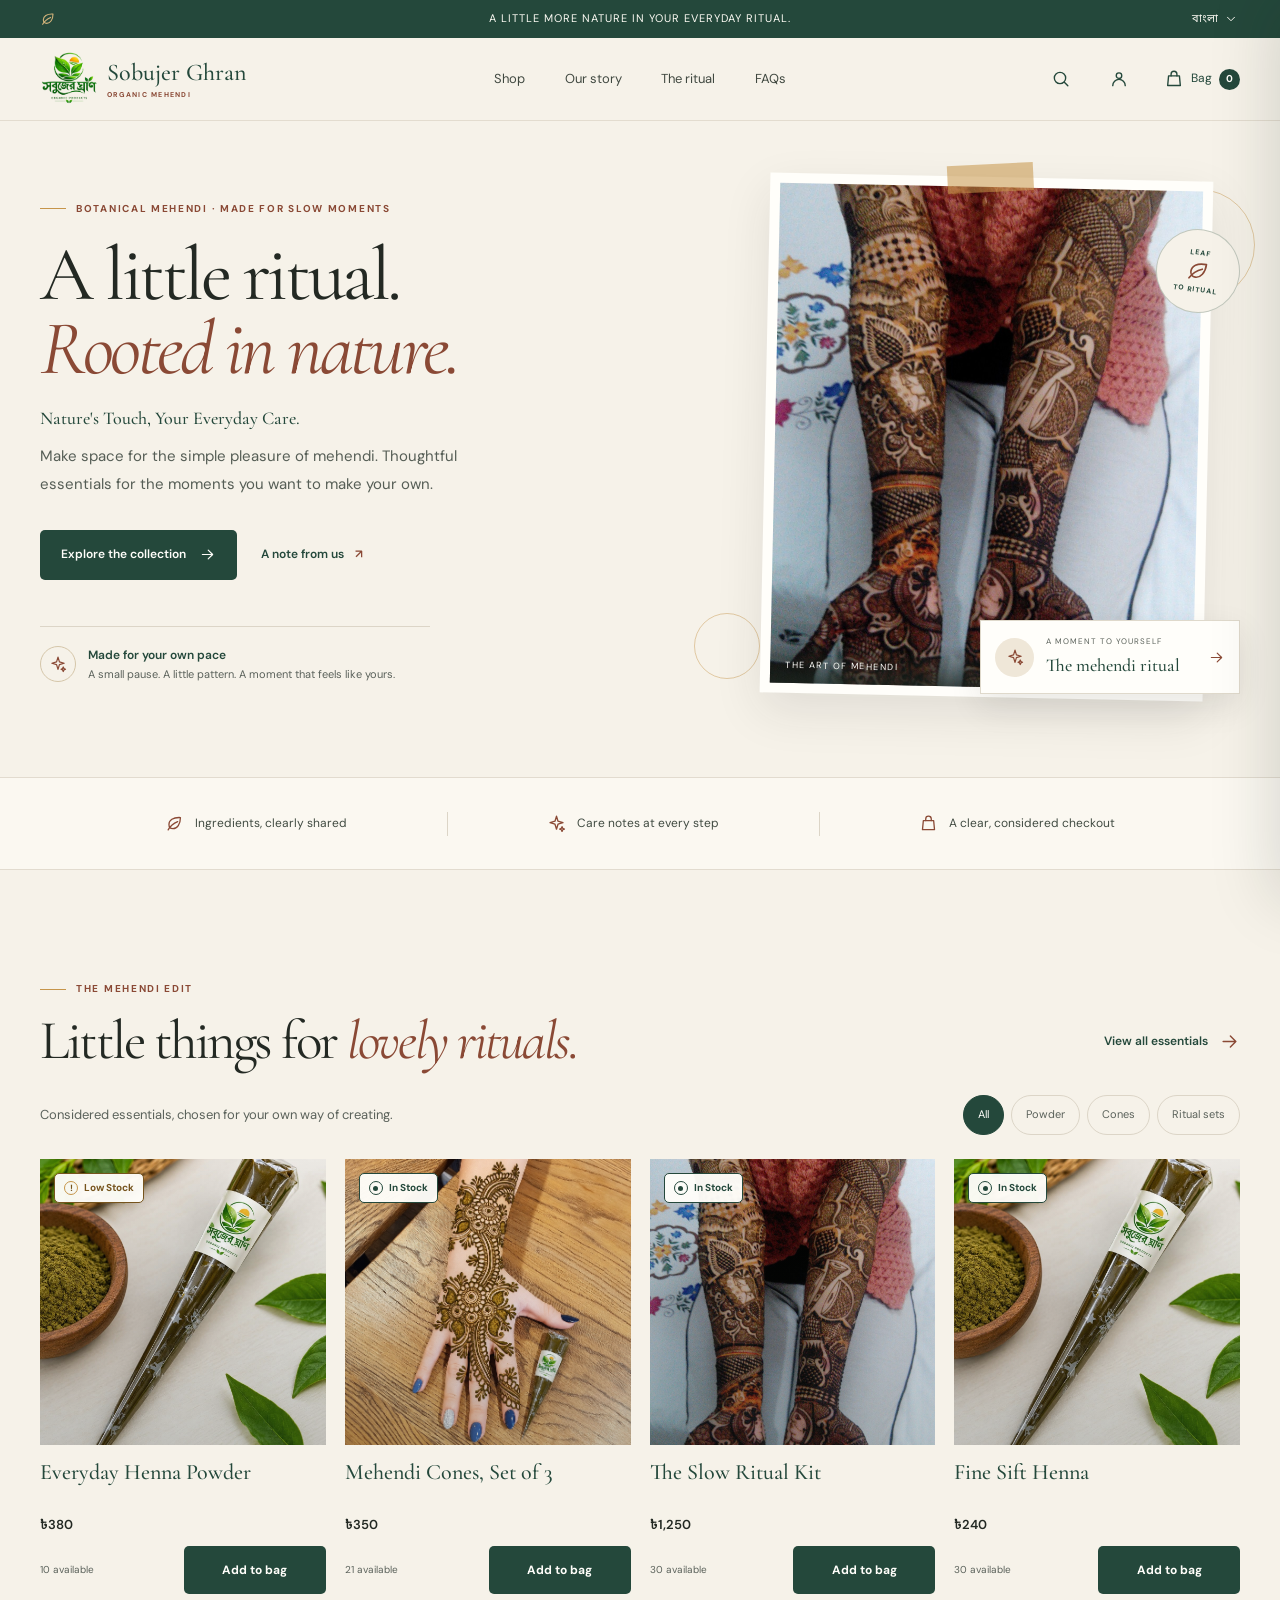
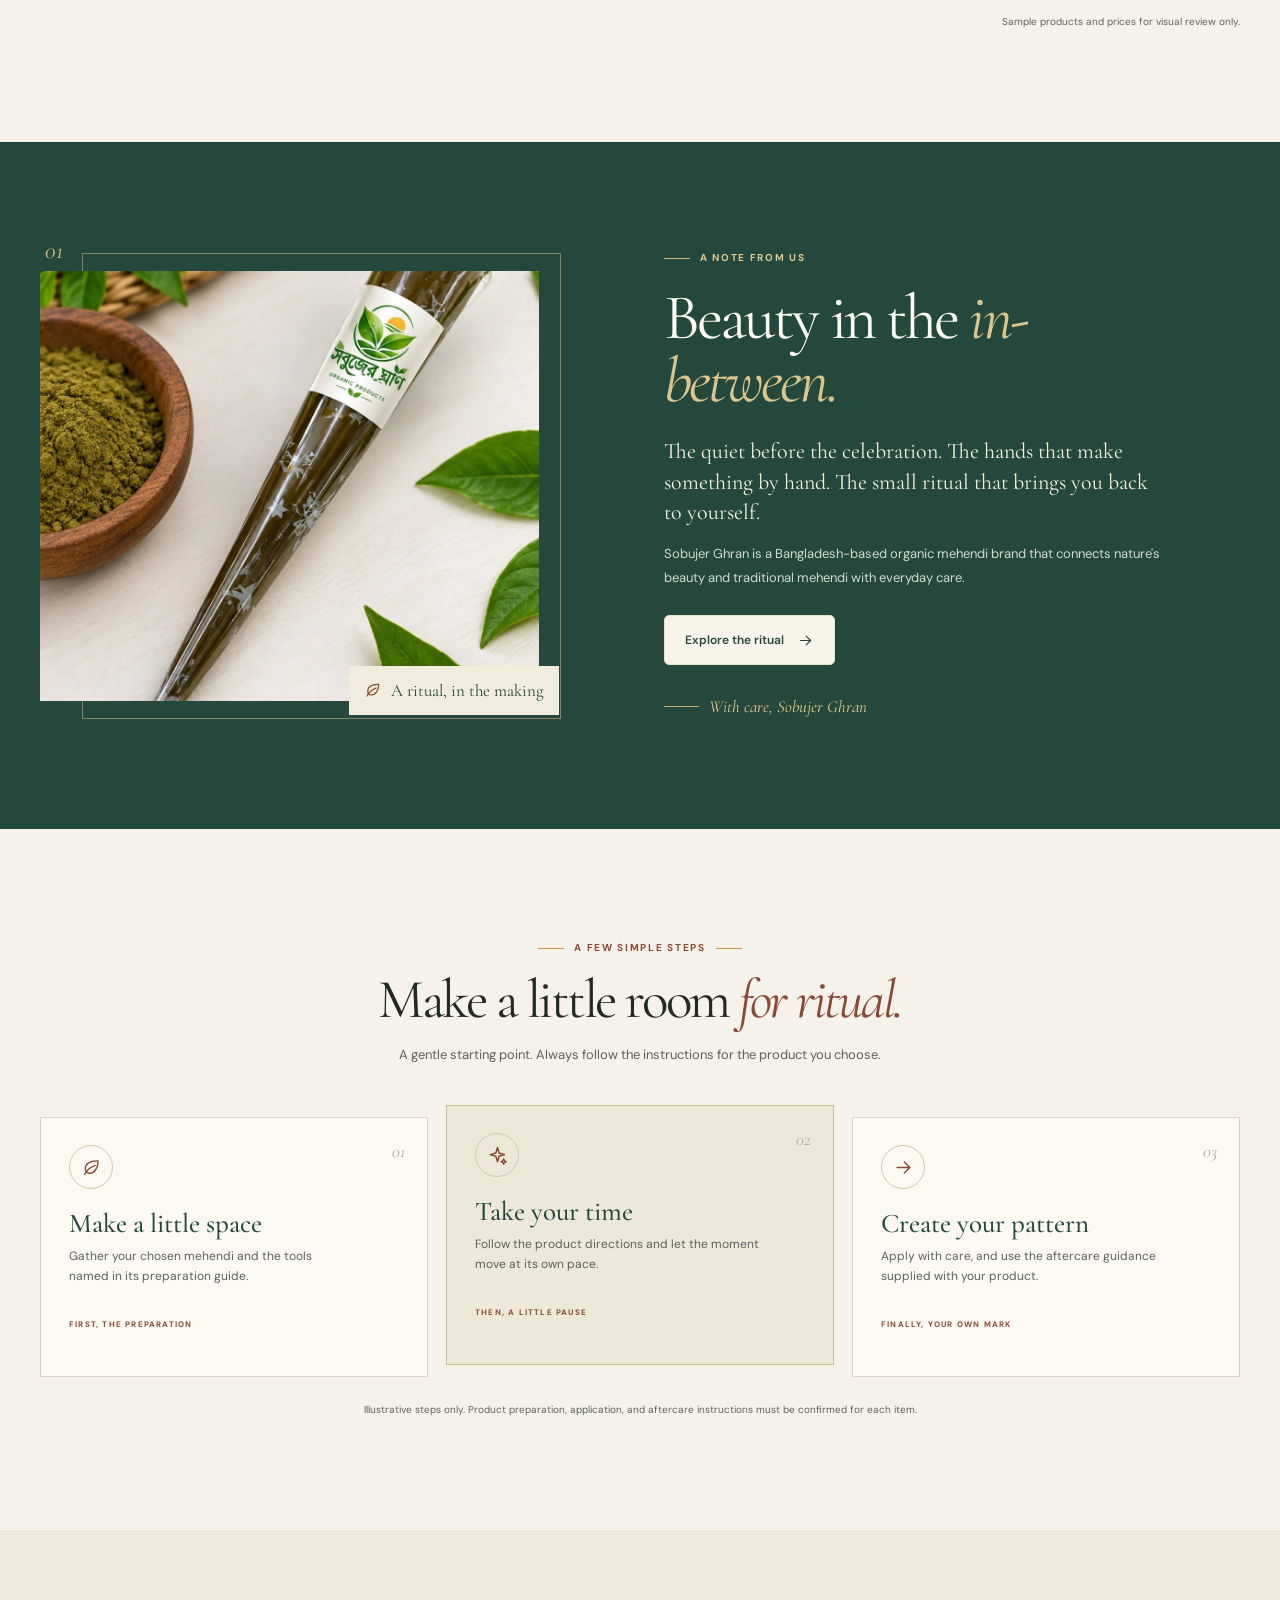
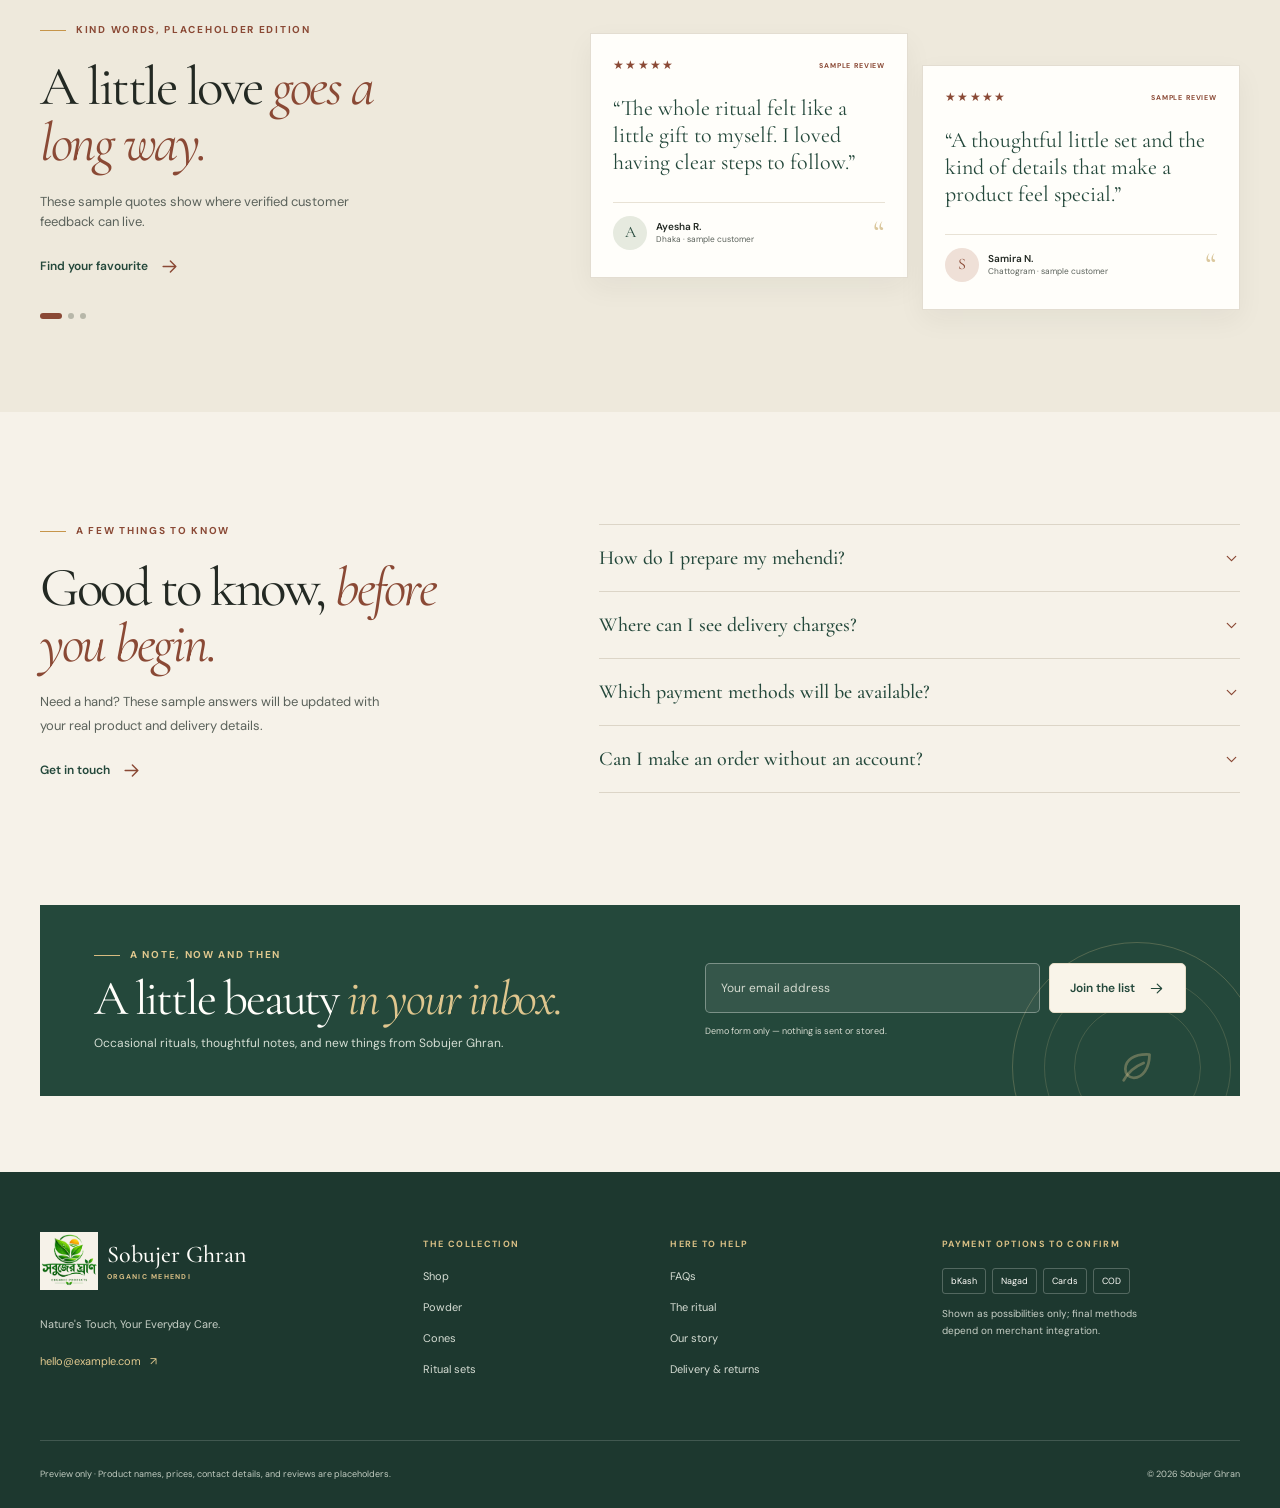
<file: index.html>
<!doctype html>
<html lang="en">
  <head>
    <meta charset="utf-8">
    <meta name="viewport" content="width=device-width, initial-scale=1">
    <meta name="theme-color" content="#f6f2e9">
    <meta name="description" content="Sobujer Ghran (সবুজের ঘ্রাণ) — Nature's Touch, Your Everyday Care.">
    <title>Sobujer Ghran (সবুজের ঘ্রাণ) — Organic Mehendi</title>
    <link rel="preconnect" href="https://fonts.googleapis.com">
    <link rel="preconnect" href="https://fonts.gstatic.com" crossorigin>
    <link href="https://fonts.googleapis.com/css2?family=Cormorant+Garamond:wght@400;500;600&family=DM+Sans:wght@400;500;600;700&family=Noto+Sans+Bengali:wght@400;500;600;700&family=Noto+Serif+Bengali:wght@400;500;600&display=swap" rel="stylesheet">
    <link rel="stylesheet" href="styles.css">
    <script src="app.js" defer></script>
  </head>
  <body>
    <svg class="icon-library" aria-hidden="true" xmlns="http://www.w3.org/2000/svg">
      <symbol id="i-arrow" viewBox="0 0 24 24"><path d="M4.75 12h14.5M13 5.75 19.25 12 13 18.25"/></symbol>
      <symbol id="i-bag" viewBox="0 0 24 24"><path d="M5.5 8.25h13l1.1 11.5H4.4l1.1-11.5Z"/><path d="M8.5 8.25v-2a3.5 3.5 0 0 1 7 0v2"/></symbol>
      <symbol id="i-search" viewBox="0 0 24 24"><circle cx="10.8" cy="10.8" r="6.8"/><path d="m16 16 4.2 4.2"/></symbol>
      <symbol id="i-user" viewBox="0 0 24 24"><circle cx="12" cy="8" r="3.3"/><path d="M4.5 20a7.5 7.5 0 0 1 15 0"/></symbol>
      <symbol id="i-menu" viewBox="0 0 24 24"><path d="M4 7h16M4 12h16M4 17h16"/></symbol>
      <symbol id="i-close" viewBox="0 0 24 24"><path d="m6 6 12 12M18 6 6 18"/></symbol>
      <symbol id="i-leaf" viewBox="0 0 24 24"><path d="M19.5 4.5C10 4 5 7.8 5 13.2c0 3.1 2.2 5.3 5.1 5.3 5.3 0 9.4-5.8 9.4-14Z"/><path d="M4 20c2.7-5 6.7-8.3 12-10.4"/></symbol>
      <symbol id="i-spark" viewBox="0 0 24 24"><path d="m12 2.8 1.9 6.3 6.3 1.9-6.3 1.9-1.9 6.3-1.9-6.3-6.3-1.9 6.3-1.9L12 2.8Z"/><path d="m19 16 .9 2.1L22 19l-2.1.9L19 22l-.9-2.1L16 19l2.1-.9L19 16Z"/></symbol>
      <symbol id="i-star" viewBox="0 0 24 24"><path d="m12 3 2.7 5.5 6.1.9-4.4 4.3 1 6.1-5.4-2.9-5.4 2.9 1-6.1-4.4-4.3 6.1-.9L12 3Z"/></symbol>
      <symbol id="i-chevron" viewBox="0 0 24 24"><path d="m6 9 6 6 6-6"/></symbol>
    </svg>

    <a class="skip-link" href="#main" data-i18n="skip">Skip to content</a>

    <div class="announcement">
      <div class="announcement__inner">
        <span class="announcement__leaf" aria-hidden="true"><svg class="icon"><use href="#i-leaf"></use></svg></span>
        <p data-i18n="announcement">A little more nature in your everyday ritual.</p>
        <button class="language-switch" id="languageSwitch" type="button" aria-label="Switch language">
          <span data-i18n="language">বাংলা</span>
          <svg class="icon icon--small" aria-hidden="true"><use href="#i-chevron"></use></svg>
        </button>
      </div>
    </div>

    <header class="site-header">
      <div class="header__inner">
        <a class="wordmark" href="#top" aria-label="Sobujer Ghran home" data-i18n-aria="brand.home">
          <img class="wordmark__logo" src="public/brand-assets/logo.png" alt="">
          <span class="wordmark__copy"><span class="wordmark__name" data-i18n="brand.name">Sobujer Ghran</span>
          <span class="wordmark__descriptor" data-i18n="descriptor">ORGANIC MEHENDI</span></span>
        </a>

        <nav class="desktop-nav" id="primaryNav" aria-label="Primary navigation">
          <a href="#shop" data-i18n="nav.shop">Shop</a>
          <a href="#story" data-i18n="nav.story">Our story</a>
          <a href="#ritual" data-i18n="nav.ritual">The ritual</a>
          <a href="#faq" data-i18n="nav.faq">FAQs</a>
        </nav>

        <div class="header-actions">
          <button class="icon-button" id="searchToggle" type="button" aria-label="Search products" data-i18n-aria="search.aria" aria-expanded="false" aria-controls="searchPanel">
            <svg class="icon" aria-hidden="true"><use href="#i-search"></use></svg>
          </button>
          <button class="icon-button account-link" id="accountPreview" type="button" aria-label="Customer account preview">
            <svg class="icon" aria-hidden="true"><use href="#i-user"></use></svg>
          </button>
          <button class="cart-button" id="cartToggle" type="button" aria-label="Open shopping bag" data-i18n-aria="cart.open">
            <svg class="icon" aria-hidden="true"><use href="#i-bag"></use></svg>
            <span class="cart-button__label" data-i18n="bag">Bag</span>
            <span class="cart-count" id="cartCount" aria-label="0 items">0</span>
          </button>
          <button class="icon-button menu-toggle" id="menuToggle" type="button" aria-label="Open menu" data-i18n-aria="menu.open" aria-expanded="false" aria-controls="primaryNav">
            <svg class="icon" aria-hidden="true"><use href="#i-menu"></use></svg>
          </button>
        </div>
      </div>

      <div class="search-panel" id="searchPanel" hidden>
        <label for="productSearch" data-i18n="search.label">Find your ritual</label>
        <div class="search-panel__field">
          <svg class="icon" aria-hidden="true"><use href="#i-search"></use></svg>
          <input id="productSearch" type="search" autocomplete="off" placeholder="Try “henna powder”" data-i18n-placeholder="search.placeholder">
          <button class="search-panel__close" id="searchClose" type="button" aria-label="Close search" data-i18n-aria="search.close">
            <svg class="icon" aria-hidden="true"><use href="#i-close"></use></svg>
          </button>
        </div>
      </div>
    </header>

    <nav class="mobile-dock" aria-label="Mobile navigation">
      <a href="#top" class="mobile-dock__item is-current">
        <svg class="icon" aria-hidden="true"><use href="#i-leaf"></use></svg><span data-i18n="mobile.home">Home</span>
      </a>
      <a href="#shop" class="mobile-dock__item">
        <svg class="icon" aria-hidden="true"><use href="#i-bag"></use></svg><span data-i18n="mobile.shop">Shop</span>
      </a>
      <button class="mobile-dock__item" id="mobileSearch" type="button">
        <svg class="icon" aria-hidden="true"><use href="#i-search"></use></svg><span data-i18n="mobile.search">Search</span>
      </button>
      <button class="mobile-dock__item" id="accountMobile" type="button">
        <svg class="icon" aria-hidden="true"><use href="#i-user"></use></svg><span data-i18n="mobile.account">Account</span>
      </button>
    </nav>

    <main id="main">
      <div id="homeView">
      <section class="hero section-wrap" id="top" aria-labelledby="heroTitle">
        <div class="hero__copy">
          <p class="eyebrow"><span class="eyebrow__rule"></span><span data-i18n="hero.eyebrow">BOTANICAL MEHENDI · MADE FOR SLOW MOMENTS</span></p>
          <h1 id="heroTitle"><span data-i18n="hero.line1">A little ritual.</span><br><em data-i18n="hero.line2">Rooted in nature.</em></h1>
          <p class="hero__tagline" data-i18n="brand.tagline">Nature's Touch, Your Everyday Care.</p>
          <p class="hero__description" data-i18n="hero.description">Make space for the simple pleasure of mehendi. Thoughtful essentials for the moments you want to make your own.</p>
          <div class="hero__actions">
            <a class="button button--primary" href="#shop"><span data-i18n="hero.cta">Explore the collection</span><svg class="icon" aria-hidden="true"><use href="#i-arrow"></use></svg></a>
            <a class="text-link" href="#story"><span data-i18n="hero.secondary">A note from us</span><span aria-hidden="true">↗</span></a>
          </div>
          <div class="hero__note">
            <div class="hero__note-mark"><svg class="icon" aria-hidden="true"><use href="#i-spark"></use></svg></div>
            <p><strong data-i18n="hero.noteTitle">Made for your own pace</strong><span data-i18n="hero.note">A small pause. A little pattern. A moment that feels like yours.</span></p>
          </div>
        </div>

        <div class="hero__visual" aria-label="Mehendi inspiration">
          <div class="hero__photo-frame">
            <img src="public/brand-assets/mehndi-ceremony.jpg" alt="Traditional mehendi designs on a pair of hands" data-i18n-alt="hero.imageAlt" fetchpriority="high" width="960" height="1620">
            <span class="hero__photo-caption"><span data-i18n="hero.photoCaption">THE ART OF MEHENDI</span><span>01 / 04</span></span>
          </div>
          <div class="hero__seal" aria-hidden="true"><span>LEAF</span><svg class="icon"><use href="#i-leaf"></use></svg><span>TO RITUAL</span></div>
          <div class="hero__product-note">
            <span class="hero__product-note-icon"><svg class="icon" aria-hidden="true"><use href="#i-spark"></use></svg></span>
            <span><small data-i18n="hero.cardKicker">A MOMENT TO YOURSELF</small><strong data-i18n="hero.cardTitle">The mehendi ritual</strong></span>
            <svg class="icon hero__product-note-arrow" aria-hidden="true"><use href="#i-arrow"></use></svg>
          </div>
          <span class="hero__ornament hero__ornament--one" aria-hidden="true"></span>
          <span class="hero__ornament hero__ornament--two" aria-hidden="true"></span>
        </div>
      </section>

      <section class="promise-strip" aria-label="Our approach">
        <div class="promise-strip__inner">
          <div class="promise"><svg class="icon" aria-hidden="true"><use href="#i-leaf"></use></svg><span data-i18n="promise.ingredients">Ingredients, clearly shared</span></div>
          <span class="promise-separator" aria-hidden="true"></span>
          <div class="promise"><svg class="icon" aria-hidden="true"><use href="#i-spark"></use></svg><span data-i18n="promise.care">Care notes at every step</span></div>
          <span class="promise-separator" aria-hidden="true"></span>
          <div class="promise"><svg class="icon" aria-hidden="true"><use href="#i-bag"></use></svg><span data-i18n="promise.checkout">A clear, considered checkout</span></div>
        </div>
      </section>

      <section class="shop-section section-wrap section-space" id="shop" aria-labelledby="shopTitle">
        <div class="section-heading">
          <div>
            <p class="eyebrow"><span class="eyebrow__rule"></span><span data-i18n="shop.eyebrow">THE MEHENDI EDIT</span></p>
            <h2 id="shopTitle"><span data-i18n="shop.titleStart">Little things for</span> <em data-i18n="shop.titleEnd">lovely rituals.</em></h2>
          </div>
          <a class="text-link section-heading__link" href="#shop"><span data-i18n="shop.link">View all essentials</span><svg class="icon" aria-hidden="true"><use href="#i-arrow"></use></svg></a>
        </div>
        <div class="product-toolbar">
          <p data-i18n="shop.subheading">Considered essentials, chosen for your own way of creating.</p>
          <div class="filter-list" role="group" aria-label="Filter products">
            <button class="filter-chip is-selected" type="button" data-filter="all" aria-pressed="true" data-i18n="filter.all">All</button>
            <button class="filter-chip" type="button" data-filter="powder" aria-pressed="false" data-i18n="filter.powder">Powder</button>
            <button class="filter-chip" type="button" data-filter="cones" aria-pressed="false" data-i18n="filter.cones">Cones</button>
            <button class="filter-chip" type="button" data-filter="sets" aria-pressed="false" data-i18n="filter.sets">Ritual sets</button>
          </div>
        </div>

        <div class="product-grid" id="productGrid">
          <article class="product-card" data-product-id="powder" data-category="powder" data-search="henna powder everyday">
            <a class="product-card__image product-card__image--powder" href="#product/powder" aria-label="View Everyday Henna Powder details" data-i18n-aria="product.detailsAria.powder">
              <span class="stock-status stock-status--low product-card__stock-badge" data-stock-status><span class="stock-status__mark" aria-hidden="true"></span><span data-stock-label data-i18n="inventory.status.low">Low Stock</span></span>
              <img src="public/brand-assets/product-02.jpg" alt="Henna cone with a bowl of henna powder" data-i18n-alt="product.powderImageAlt" loading="lazy" width="1086" height="1448">
              <span class="product-card__quick" data-i18n="product.view">Discover</span>
            </a>
            <div class="product-card__details">
              <h3><a class="product-card__title-link" href="#product/powder" data-i18n="product.powder">Everyday Henna Powder</a></h3>
              <span class="product-price" data-price="380"></span>
            </div>
            <div class="product-card__footer"><span class="product-stock__count" data-stock-count>10 available</span><div class="product-card__action"><button class="add-button" type="button" data-add="powder" aria-label="Add Everyday Henna Powder to bag" data-i18n-aria="product.addAria.powder" data-i18n="product.add"><span>Add to bag</span></button></div></div>
          </article>

          <article class="product-card" data-product-id="cones" data-category="cones" data-search="henna cone mehendi">
            <a class="product-card__image product-card__image--cone" href="#product/cones" aria-label="View Mehendi Cones details" data-i18n-aria="product.detailsAria.cones">
              <span class="stock-status stock-status--in product-card__stock-badge" data-stock-status><span class="stock-status__mark" aria-hidden="true"></span><span data-stock-label data-i18n="inventory.status.in">In Stock</span></span>
              <img src="public/brand-assets/product-01.png" alt="Henna cone beside an intricately decorated hand" data-i18n-alt="product.coneImageAlt" loading="lazy" width="1254" height="1254">
              <span class="product-card__quick" data-i18n="product.view">Discover</span>
            </a>
            <div class="product-card__details">
              <h3><a class="product-card__title-link" href="#product/cones" data-i18n="product.cones">Mehendi Cones, Set of 3</a></h3>
              <span class="product-price" data-price="350"></span>
            </div>
            <div class="product-card__footer"><span class="product-stock__count" data-stock-count>21 available</span><div class="product-card__action"><button class="add-button" type="button" data-add="cones" aria-label="Add Mehendi Cones to bag" data-i18n-aria="product.addAria.cones" data-i18n="product.add"><span>Add to bag</span></button></div></div>
          </article>

          <article class="product-card" data-product-id="kit" data-category="sets" data-search="ritual kit henna set">
            <a class="product-card__image product-card__image--kit" href="#product/kit" aria-label="View The Slow Ritual Kit details" data-i18n-aria="product.detailsAria.kit">
              <span class="stock-status stock-status--in product-card__stock-badge" data-stock-status><span class="stock-status__mark" aria-hidden="true"></span><span data-stock-label data-i18n="inventory.status.in">In Stock</span></span>
              <img src="public/brand-assets/mehndi-ceremony.jpg" alt="Hands decorated with traditional mehendi" data-i18n-alt="product.kitImageAlt" loading="lazy" width="960" height="1620">
              <span class="product-card__quick" data-i18n="product.view">Discover</span>
            </a>
            <div class="product-card__details">
              <h3><a class="product-card__title-link" href="#product/kit" data-i18n="product.kit">The Slow Ritual Kit</a></h3>
              <span class="product-price" data-price="1250"></span>
            </div>
            <div class="product-card__footer"><span class="product-stock__count" data-stock-count>30 available</span><div class="product-card__action"><button class="add-button" type="button" data-add="kit" aria-label="Add The Slow Ritual Kit to bag" data-i18n-aria="product.addAria.kit" data-i18n="product.add"><span>Add to bag</span></button></div></div>
          </article>

          <article class="product-card" data-product-id="fine" data-category="powder" data-search="henna powder detail fine">
            <a class="product-card__image product-card__image--detail" href="#product/fine" aria-label="View Fine Sift Henna details" data-i18n-aria="product.detailsAria.fine">
              <span class="stock-status stock-status--in product-card__stock-badge" data-stock-status><span class="stock-status__mark" aria-hidden="true"></span><span data-stock-label data-i18n="inventory.status.in">In Stock</span></span>
              <img src="public/brand-assets/product-02.jpg" alt="Henna cone with a bowl of henna powder" data-i18n-alt="product.powderImageAlt" loading="lazy" width="1086" height="1448">
              <span class="product-card__quick" data-i18n="product.view">Discover</span>
            </a>
            <div class="product-card__details">
              <h3><a class="product-card__title-link" href="#product/fine" data-i18n="product.fine">Fine Sift Henna</a></h3>
              <span class="product-price" data-price="240"></span>
            </div>
            <div class="product-card__footer"><span class="product-stock__count" data-stock-count>30 available</span><div class="product-card__action"><button class="add-button" type="button" data-add="fine" aria-label="Add Fine Sift Henna to bag" data-i18n-aria="product.addAria.fine" data-i18n="product.add"><span>Add to bag</span></button></div></div>
          </article>
        </div>
        <p class="empty-search" id="emptySearch" hidden data-i18n="search.empty">No matching rituals yet. Try another word.</p>
        <p class="sr-only" id="searchResultsStatus" role="status" aria-live="polite" aria-atomic="true"></p>
        <p class="sample-note" data-i18n="sample.note">Sample products and prices for visual review only.</p>
      </section>

      <section class="story-section" id="story" aria-labelledby="storyTitle">
        <div class="story-section__inner section-wrap">
          <div class="story-photo">
            <img src="public/brand-assets/product-02.jpg" alt="Henna cone with a bowl of henna powder" data-i18n-alt="story.imageAlt" loading="lazy" width="1086" height="1448">
            <div class="story-photo__caption"><svg class="icon" aria-hidden="true"><use href="#i-leaf"></use></svg><span data-i18n="story.imageCaption">A ritual, in the making</span></div>
            <span class="story-photo__number" aria-hidden="true">01</span>
          </div>
          <div class="story-copy">
            <p class="eyebrow eyebrow--light"><span class="eyebrow__rule"></span><span data-i18n="story.eyebrow">A NOTE FROM US</span></p>
            <h2 id="storyTitle"><span data-i18n="story.titleStart">Beauty in the</span> <em data-i18n="story.titleEnd">in-between.</em></h2>
            <p class="story-copy__lead" data-i18n="story.lead">The quiet before the celebration. The hands that make something by hand. The small ritual that brings you back to yourself.</p>
            <p class="story-copy__body" data-i18n="story.body">Sobujer Ghran is a Bangladesh-based organic mehendi brand that connects nature's beauty and traditional mehendi with everyday care.</p>
            <a class="button button--light" href="#ritual"><span data-i18n="story.cta">Explore the ritual</span><svg class="icon" aria-hidden="true"><use href="#i-arrow"></use></svg></a>
            <div class="story-signoff"><span class="story-signoff__line"></span><span data-i18n="story.signoff">With care, Sobujer Ghran</span></div>
          </div>
        </div>
      </section>

      <section class="ritual-section section-wrap section-space" id="ritual" aria-labelledby="ritualTitle">
        <div class="section-heading section-heading--center">
          <div>
            <p class="eyebrow eyebrow--center"><span class="eyebrow__rule"></span><span data-i18n="ritual.eyebrow">A FEW SIMPLE STEPS</span><span class="eyebrow__rule"></span></p>
            <h2 id="ritualTitle"><span data-i18n="ritual.titleStart">Make a little room</span> <em data-i18n="ritual.titleEnd">for ritual.</em></h2>
            <p class="section-heading__description" data-i18n="ritual.description">A gentle starting point. Always follow the instructions for the product you choose.</p>
          </div>
        </div>
        <div class="ritual-steps">
          <article class="ritual-step">
            <span class="ritual-step__number">01</span>
            <span class="ritual-step__icon"><svg class="icon" aria-hidden="true"><use href="#i-leaf"></use></svg></span>
            <h3 data-i18n="ritual.step1.title">Make a little space</h3>
            <p data-i18n="ritual.step1.body">Gather your chosen mehendi and the tools named in its preparation guide.</p>
            <span class="ritual-step__foot">FIRST, THE PREPARATION</span>
          </article>
          <article class="ritual-step ritual-step--featured">
            <span class="ritual-step__number">02</span>
            <span class="ritual-step__icon"><svg class="icon" aria-hidden="true"><use href="#i-spark"></use></svg></span>
            <h3 data-i18n="ritual.step2.title">Take your time</h3>
            <p data-i18n="ritual.step2.body">Follow the product directions and let the moment move at its own pace.</p>
            <span class="ritual-step__foot">THEN, A LITTLE PAUSE</span>
          </article>
          <article class="ritual-step">
            <span class="ritual-step__number">03</span>
            <span class="ritual-step__icon"><svg class="icon" aria-hidden="true"><use href="#i-arrow"></use></svg></span>
            <h3 data-i18n="ritual.step3.title">Create your pattern</h3>
            <p data-i18n="ritual.step3.body">Apply with care, and use the aftercare guidance supplied with your product.</p>
            <span class="ritual-step__foot">FINALLY, YOUR OWN MARK</span>
          </article>
        </div>
        <p class="ritual-disclaimer" data-i18n="ritual.disclaimer">Illustrative steps only. Product preparation, application, and aftercare instructions must be confirmed for each item.</p>
      </section>

      <section class="review-section" aria-labelledby="reviewTitle">
        <div class="review-section__inner section-wrap">
          <div class="review-intro">
            <p class="eyebrow"><span class="eyebrow__rule"></span><span data-i18n="review.eyebrow">KIND WORDS, PLACEHOLDER EDITION</span></p>
            <h2 id="reviewTitle"><span data-i18n="review.titleStart">A little love</span> <em data-i18n="review.titleEnd">goes a long way.</em></h2>
            <p data-i18n="review.description">These sample quotes show where verified customer feedback can live.</p>
            <a class="text-link" href="#shop"><span data-i18n="review.cta">Find your favourite</span><svg class="icon" aria-hidden="true"><use href="#i-arrow"></use></svg></a>
            <div class="review-pager" aria-hidden="true"><span class="review-pager__active"></span><span></span><span></span></div>
          </div>
          <div class="review-cards">
            <figure class="review-card review-card--one">
              <div class="review-card__stars" aria-label="Five out of five sample stars" data-i18n-aria="review.stars"><span>★★★★★</span><small data-i18n="review.sample">SAMPLE REVIEW</small></div>
              <blockquote data-i18n="review.quote1">“The whole ritual felt like a little gift to myself. I loved having clear steps to follow.”</blockquote>
              <figcaption><span class="review-avatar">A</span><span><strong data-i18n="review.name1">Ayesha R.</strong><small data-i18n="review.location1">Dhaka · sample customer</small></span><span class="review-card__mark">“</span></figcaption>
            </figure>
            <figure class="review-card review-card--two">
              <div class="review-card__stars" aria-label="Five out of five sample stars" data-i18n-aria="review.stars"><span>★★★★★</span><small data-i18n="review.sample">SAMPLE REVIEW</small></div>
              <blockquote data-i18n="review.quote2">“A thoughtful little set and the kind of details that make a product feel special.”</blockquote>
              <figcaption><span class="review-avatar review-avatar--clay">S</span><span><strong data-i18n="review.name2">Samira N.</strong><small data-i18n="review.location2">Chattogram · sample customer</small></span><span class="review-card__mark">“</span></figcaption>
            </figure>
          </div>
        </div>
      </section>

      <section class="faq-section section-wrap section-space" id="faq" aria-labelledby="faqTitle">
        <div class="faq-intro">
          <p class="eyebrow"><span class="eyebrow__rule"></span><span data-i18n="faq.eyebrow">A FEW THINGS TO KNOW</span></p>
          <h2 id="faqTitle"><span data-i18n="faq.titleStart">Good to know,</span> <em data-i18n="faq.titleEnd">before you begin.</em></h2>
          <p data-i18n="faq.description">Need a hand? These sample answers will be updated with your real product and delivery details.</p>
          <a class="text-link" href="#footer"><span data-i18n="faq.contact">Get in touch</span><svg class="icon" aria-hidden="true"><use href="#i-arrow"></use></svg></a>
        </div>
        <div class="faq-list">
          <details class="faq-item">
            <summary><span data-i18n="faq.q1">How do I prepare my mehendi?</span><svg class="icon" aria-hidden="true"><use href="#i-chevron"></use></svg></summary>
            <p data-i18n="faq.a1">Preparation varies by product. Follow the directions supplied with the item you choose; the ritual steps above are illustrative only.</p>
          </details>
          <details class="faq-item">
            <summary><span data-i18n="faq.q2">Where can I see delivery charges?</span><svg class="icon" aria-hidden="true"><use href="#i-chevron"></use></svg></summary>
            <p data-i18n="faq.a2">In the finished store, delivery availability, estimated timing, and any charge should be shown for your area before you place an order.</p>
          </details>
          <details class="faq-item">
            <summary><span data-i18n="faq.q3">Which payment methods will be available?</span><svg class="icon" aria-hidden="true"><use href="#i-chevron"></use></svg></summary>
            <p data-i18n="faq.a3">bKash, Nagad, cards, and Cash on Delivery are possibilities, subject to merchant integration and service coverage. This visual prototype does not process payments.</p>
          </details>
          <details class="faq-item">
            <summary><span data-i18n="faq.q4">Can I make an order without an account?</span><svg class="icon" aria-hidden="true"><use href="#i-chevron"></use></svg></summary>
            <p data-i18n="faq.a4">The proposed store experience supports guest checkout. Account, order, and delivery features are not connected in this prototype.</p>
          </details>
        </div>
      </section>

      <section class="newsletter section-wrap" aria-labelledby="newsletterTitle">
        <div class="newsletter__ornament" aria-hidden="true"><svg class="icon"><use href="#i-leaf"></use></svg></div>
        <div class="newsletter__copy">
          <p class="eyebrow eyebrow--light"><span class="eyebrow__rule"></span><span data-i18n="newsletter.eyebrow">A NOTE, NOW AND THEN</span></p>
          <h2 id="newsletterTitle"><span data-i18n="newsletter.titleStart">A little beauty</span> <em data-i18n="newsletter.titleEnd">in your inbox.</em></h2>
          <p data-i18n="newsletter.description">Occasional rituals, thoughtful notes, and new things from Sobujer Ghran.</p>
        </div>
        <form class="newsletter-form" id="newsletterForm">
          <label class="sr-only" for="newsletterEmail" data-i18n="newsletter.label">Your email address</label>
          <input id="newsletterEmail" type="email" placeholder="Your email address" autocomplete="email" required data-i18n-placeholder="newsletter.placeholder">
          <button class="button button--light" type="submit"><span data-i18n="newsletter.cta">Join the list</span><svg class="icon" aria-hidden="true"><use href="#i-arrow"></use></svg></button>
          <p data-i18n="newsletter.fineprint">Demo form only — nothing is sent or stored.</p>
        </form>
      </section>
      </div>

      <section class="pdp-view" id="productView" hidden aria-labelledby="pdpTitle">
        <div id="pdpContent">
          <div class="pdp-container section-wrap">
            <nav class="pdp-breadcrumb" aria-label="Breadcrumb">
              <ol>
                <li><a href="#top" data-i18n="pdp.home">Home</a></li>
                <li class="pdp-breadcrumb__separator" aria-hidden="true">/</li>
                <li><a href="#shop" data-i18n="nav.shop">Shop</a></li>
                <li class="pdp-breadcrumb__separator" aria-hidden="true">/</li>
                <li id="pdpBreadcrumbCategory"></li>
                <li class="pdp-breadcrumb__separator" aria-hidden="true">/</li>
                <li aria-current="page" id="pdpBreadcrumbProduct"></li>
              </ol>
            </nav>
            <p class="pdp-preview-note" data-i18n="pdp.previewNote">Product information is a visual preview; unverified details are marked.</p>

            <div class="pdp-layout">
              <div class="pdp-gallery">
                <div class="pdp-gallery__stage">
                  <img id="pdpMainImage" alt="" hidden>
                  <div class="pdp-gallery__placeholder" id="pdpImagePlaceholder" role="img" aria-label="Product image pending confirmation" data-i18n-aria="pdp.imagePending">
                    <svg class="icon" aria-hidden="true"><use href="#i-leaf"></use></svg>
                    <span data-i18n="pdp.imagePending">Product image pending confirmation</span>
                  </div>
                  <span class="pdp-gallery__caption" id="pdpImageCaption" data-i18n="pdp.imageNote">Existing brand image</span>
                </div>
                <div class="pdp-gallery__thumbs" id="pdpThumbnails" role="group" aria-label="Product image gallery" data-i18n-aria="pdp.galleryLabel"></div>
                <p class="sr-only" id="pdpGalleryStatus" role="status" aria-live="polite" aria-atomic="true"></p>
              </div>

              <div class="pdp-info">
                <p class="pdp-eyebrow" id="pdpCategory"></p>
                <h1 id="pdpTitle" tabindex="-1"></h1>
                <span class="pdp-data-tag pdp-name-note" data-i18n="pdp.namePending">Demo product name · confirmation pending</span>
                <div class="pdp-price-row">
                  <span class="pdp-price" id="pdpPrice">৳ —</span>
                  <span class="pdp-data-tag" data-i18n="pdp.demoPrice">Demo price</span>
                </div>
                <p class="pdp-rating-note" data-i18n="pdp.ratingPending">Rating not shown until verified product reviews are available.</p>
                <p class="pdp-description" data-i18n="pdp.descriptionPending">Product description pending confirmation.</p>

                <div class="pdp-variant">
                  <span class="pdp-field-label" data-i18n="pdp.sizeWeight">Size / weight</span>
                  <div class="pdp-variant__pending">
                    <svg class="icon" aria-hidden="true"><use href="#i-spark"></use></svg>
                    <span data-i18n="pdp.optionsPending">Verified size options will appear here.</span>
                  </div>
                </div>
                <p class="pdp-stock">
                  <span class="stock-status stock-status--low" id="pdpStockStatus" role="status" aria-live="polite">
                    <span class="stock-status__mark" aria-hidden="true"></span>
                    <span id="pdpStockLabel" data-i18n="inventory.status.low">Low Stock</span>
                  </span>
                  <span class="pdp-stock__count" id="pdpStockCount">10 available</span>
                </p>
                <p class="pdp-stock-message" id="pdpStockMessage" role="status" aria-live="polite" hidden></p>

                <div class="pdp-purchase">
                  <div class="pdp-quantity-field">
                    <span class="pdp-field-label" id="pdpQuantityLabel" data-i18n="pdp.quantity">Quantity</span>
                    <div class="pdp-quantity" id="pdpQuantityGroup" role="group" aria-label="Quantity controls for this product" data-i18n-aria="pdp.quantityControls">
                      <button type="button" id="pdpQuantityDecrease" aria-label="Decrease quantity" data-i18n-aria="pdp.quantityDecrease" disabled>−</button>
                      <output id="pdpQuantityValue" aria-live="polite" aria-atomic="true">1</output>
                      <button type="button" id="pdpQuantityIncrease" aria-label="Increase quantity" data-i18n-aria="pdp.quantityIncrease">+</button>
                    </div>
                  </div>
                  <div class="pdp-actions">
                    <button class="button button--primary" type="button" id="pdpAddToCart">
                      <span data-i18n="pdp.addToCart">Add to Cart</span>
                      <svg class="icon" aria-hidden="true"><use href="#i-bag"></use></svg>
                    </button>
                    <button class="button button--secondary" type="button" id="pdpBuyNow" data-i18n="pdp.buyNow">Buy Now</button>
                  </div>
                </div>
                <p class="pdp-purchase-note" data-i18n="pdp.purchaseNote">Preview only — no order or payment is created.</p>
                <div class="pdp-brand-note">
                  <svg class="icon" aria-hidden="true"><use href="#i-leaf"></use></svg>
                  <span data-i18n="pdp.brandNote">Thoughtful essentials for your own way of creating.</span>
                </div>
              </div>
            </div>
          </div>

          <section class="pdp-details">
            <div class="pdp-details__inner section-wrap">
              <div class="pdp-section-intro">
                <p class="pdp-eyebrow" data-i18n="pdp.detailsEyebrow">A little more to know</p>
                <h2 data-i18n="pdp.detailsTitle">Product details</h2>
                <p data-i18n="pdp.detailsIntro">Product-specific information will be added after confirmation.</p>
              </div>
              <div class="pdp-detail-list">
                <details class="pdp-detail" open>
                  <summary>
                    <span data-i18n="pdp.description">Description</span>
                    <svg class="icon" aria-hidden="true"><use href="#i-chevron"></use></svg>
                  </summary>
                  <div class="pdp-detail__content">
                    <span class="pdp-data-tag" data-i18n="pdp.pending">Confirmation pending</span>
                    <p data-i18n="pdp.descriptionBody">Verified product description will appear here.</p>
                  </div>
                </details>
                <details class="pdp-detail">
                  <summary>
                    <span data-i18n="pdp.ingredients">Ingredients</span>
                    <svg class="icon" aria-hidden="true"><use href="#i-chevron"></use></svg>
                  </summary>
                  <div class="pdp-detail__content">
                    <span class="pdp-data-tag" data-i18n="pdp.ingredientsPending">Ingredients not provided</span>
                    <p data-i18n="pdp.ingredientsBody">The confirmed ingredient list will appear here.</p>
                  </div>
                </details>
                <details class="pdp-detail" id="pdpUsage">
                  <summary>
                    <span data-i18n="pdp.usage">How to use</span>
                    <svg class="icon" aria-hidden="true"><use href="#i-chevron"></use></svg>
                  </summary>
                  <div class="pdp-detail__content">
                    <span class="pdp-data-tag" data-i18n="pdp.usagePending">Instructions not provided</span>
                    <p data-i18n="pdp.usageBody">Confirmed product-specific instructions will appear here.</p>
                  </div>
                </details>
              </div>
            </div>
          </section>

          <section class="pdp-reviews section-wrap" aria-labelledby="pdpReviewsTitle">
            <div class="pdp-reviews__panel">
              <div>
                <p class="pdp-eyebrow" data-i18n="pdp.reviewsEyebrow">Customer feedback</p>
                <h2 id="pdpReviewsTitle" data-i18n="pdp.reviewsTitle">Customer reviews</h2>
                <p data-i18n="pdp.reviewsPending">Verified product reviews will appear here when available.</p>
              </div>
              <p class="pdp-reviews__status">
                <svg class="icon" aria-hidden="true"><use href="#i-spark"></use></svg>
                <span data-i18n="pdp.reviewDataPending">Review data pending</span>
              </p>
            </div>
          </section>

          <section class="pdp-related section-wrap" aria-labelledby="pdpRelatedTitle">
            <div class="pdp-related__heading">
              <div>
                <p class="pdp-eyebrow" data-i18n="pdp.relatedEyebrow">From the collection</p>
                <h2 id="pdpRelatedTitle" data-i18n="pdp.relatedTitle">Related products</h2>
              </div>
              <p data-i18n="pdp.relatedPending">Catalog matches and product details pending confirmation.</p>
            </div>
            <div class="pdp-related__grid" id="pdpRelatedProducts"></div>
          </section>
        </div>

        <div class="pdp-not-found section-wrap" id="pdpNotFound" hidden>
          <h1 id="pdpNotFoundTitle" tabindex="-1" data-i18n="pdp.notFoundTitle">Product not found</h1>
          <p data-i18n="pdp.notFoundBody">This product is not available in the current catalog preview.</p>
          <a class="button button--primary" href="#shop" data-i18n="pdp.backToShop">Back to the collection</a>
        </div>
      </section>

      <section class="checkout-view" id="checkoutView" hidden aria-labelledby="checkoutTitle">
        <div class="section-wrap">
          <header class="checkout-heading" id="checkoutHeading">
            <nav class="checkout-breadcrumb" aria-label="Breadcrumb">
              <ol>
                <li><a href="#top" data-i18n="checkout.home">Home</a></li>
                <li class="checkout-breadcrumb__separator" aria-hidden="true">/</li>
                <li><button class="checkout-breadcrumb__bag" id="checkoutBreadcrumbBag" type="button" data-i18n="bag">Bag</button></li>
                <li class="checkout-breadcrumb__separator" aria-hidden="true">/</li>
                <li aria-current="page" data-i18n="checkout.label">Checkout</li>
              </ol>
            </nav>
            <p class="eyebrow"><span class="eyebrow__rule"></span><span data-i18n="checkout.eyebrow">A THOUGHTFUL FINAL CHECK</span></p>
            <h1 id="checkoutTitle" tabindex="-1">A thoughtful final check.</h1>
            <p class="checkout-heading__description" id="checkoutDescription">A few details for this visual checkout journey.</p>
          </header>

          <ol class="checkout-progress" id="checkoutProgress" aria-label="Checkout progress">
            <li class="checkout-progress__step checkout-progress__step--current" data-checkout-progress-step="1" aria-current="step">
              <span class="checkout-progress__number" aria-hidden="true">1</span><span class="checkout-progress__label" data-i18n="checkout.progress.details">Your details</span>
            </li>
            <li class="checkout-progress__step" data-checkout-progress-step="2">
              <span class="checkout-progress__number" aria-hidden="true">2</span><span class="checkout-progress__label" data-i18n="checkout.progress.review">Review</span>
            </li>
            <li class="checkout-progress__step" data-checkout-progress-step="3">
              <span class="checkout-progress__number" aria-hidden="true">3</span><span class="checkout-progress__label" data-i18n="checkout.progress.done">Done</span>
            </li>
          </ol>

          <div class="checkout-layout" id="checkoutLayout">
            <div class="checkout-primary">
              <section class="checkout-panel" id="checkoutDetailsPanel" aria-labelledby="checkoutDetailsTitle">
                <div class="checkout-panel__heading">
                  <div>
                    <h2 id="checkoutDetailsTitle" data-i18n="checkout.details.title">Delivery details</h2>
                    <p data-i18n="checkout.details.intro">Please enter the information you'd like to review.</p>
                  </div>
                  <p class="checkout-required-note"><span class="checkout-required-mark" aria-hidden="true">*</span> <span data-i18n="checkout.required">Required</span></p>
                </div>

                <div class="checkout-stock-message" id="checkoutStockMessage" role="status" aria-live="polite" tabindex="-1">
                  <span class="checkout-stock-message__icon" aria-hidden="true">✓</span>
                  <div>
                    <p id="checkoutStockMessageText" data-i18n="inventory.checkout.available">All items are available in the requested quantities.</p>
                    <a id="checkoutStockReturnLink" href="#shop" hidden data-i18n="inventory.checkout.return">Return to your bag and adjust quantities</a>
                  </div>
                </div>

                <form class="checkout-form" id="checkoutForm" novalidate>
                  <div class="checkout-form-grid">
                    <div class="checkout-field" id="checkoutFullNameField">
                      <label for="checkoutFullName"><span data-i18n="checkout.name.label">Full name</span> <span class="checkout-required-mark" aria-hidden="true">*</span></label>
                      <input id="checkoutFullName" name="name" type="text" autocomplete="name" placeholder="Your full name" data-i18n-placeholder="checkout.name.placeholder" aria-required="true" aria-invalid="false" aria-describedby="checkoutFullNameError">
                      <p class="checkout-field__error" id="checkoutFullNameError" role="alert" hidden>
                        <svg class="icon" aria-hidden="true"><use href="#i-close"></use></svg>
                        <span id="checkoutFullNameErrorText"></span>
                      </p>
                    </div>
                    <div class="checkout-field" id="checkoutPhoneField">
                      <label for="checkoutPhone"><span data-i18n="checkout.phone.label">Phone number</span> <span class="checkout-required-mark" aria-hidden="true">*</span></label>
                      <input id="checkoutPhone" name="phone" type="tel" inputmode="tel" autocomplete="tel" placeholder="Phone number" data-i18n-placeholder="checkout.phone.placeholder" aria-required="true" aria-invalid="false" aria-describedby="checkoutPhoneError checkoutPhoneHint">
                      <p class="checkout-field__error" id="checkoutPhoneError" role="alert" hidden>
                        <svg class="icon" aria-hidden="true"><use href="#i-close"></use></svg>
                        <span id="checkoutPhoneErrorText"></span>
                      </p>
                      <span class="checkout-field__hint" id="checkoutPhoneHint" data-i18n="checkout.phone.hint">Use the number you'd like the shop to contact.</span>
                    </div>
                    <div class="checkout-field checkout-field--wide">
                      <label for="checkoutAddress"><span data-i18n="checkout.address.label">Full delivery address</span> <span class="checkout-required-mark" aria-hidden="true">*</span></label>
                      <textarea id="checkoutAddress" name="address" autocomplete="street-address" placeholder="Full delivery address" data-i18n-placeholder="checkout.address.placeholder" aria-required="true" aria-invalid="false" aria-describedby="checkoutAddressError checkoutAddressHint"></textarea>
                      <p class="checkout-field__error" id="checkoutAddressError" role="alert" hidden>
                        <svg class="icon" aria-hidden="true"><use href="#i-close"></use></svg>
                        <span id="checkoutAddressErrorText"></span>
                      </p>
                      <span class="checkout-field__hint" id="checkoutAddressHint" data-i18n="checkout.address.hint">Include the details you want to see in the order review.</span>
                    </div>
                    <div class="checkout-field checkout-field--wide" id="checkoutDeliveryAreaField">
                      <label for="checkoutDeliveryArea"><span data-i18n="checkout.deliveryArea.label">Delivery area</span> <span class="checkout-required-mark" aria-hidden="true">*</span></label>
                      <select id="checkoutDeliveryArea" name="deliveryArea" aria-required="true" aria-invalid="false" aria-describedby="checkoutDeliveryAreaError checkoutDeliveryAreaHint">
                        <option value="" selected disabled data-i18n="checkout.deliveryArea.choose">Choose your delivery area</option>
                        <option value="insideDhaka" data-i18n="checkout.deliveryArea.insideDhaka">Inside Dhaka</option>
                        <option value="outsideDhaka" data-i18n="checkout.deliveryArea.outsideDhaka">Outside Dhaka</option>
                      </select>
                      <p class="checkout-field__error" id="checkoutDeliveryAreaError" role="alert" hidden>
                        <svg class="icon" aria-hidden="true"><use href="#i-close"></use></svg>
                        <span id="checkoutDeliveryAreaErrorText"></span>
                      </p>
                      <span class="checkout-field__hint" id="checkoutDeliveryAreaHint" data-i18n="checkout.deliveryArea.hint">Delivery charges depend on the area you select.</span>
                    </div>
                    <div class="checkout-field checkout-field--wide">
                      <label for="checkoutOrderNote"><span data-i18n="checkout.note.label">Order note</span> <span class="checkout-field__optional" data-i18n="checkout.optional">(optional)</span></label>
                      <textarea id="checkoutOrderNote" name="note" placeholder="Optional note" data-i18n-placeholder="checkout.note.placeholder" aria-invalid="false" aria-describedby="checkoutOrderNoteError checkoutOrderNoteHint"></textarea>
                      <p class="checkout-field__error" id="checkoutOrderNoteError" role="alert" hidden>
                        <svg class="icon" aria-hidden="true"><use href="#i-close"></use></svg>
                        <span id="checkoutOrderNoteErrorText"></span>
                      </p>
                      <span class="checkout-field__hint" id="checkoutOrderNoteHint" data-i18n="checkout.note.hint">Optional. Maximum 500 characters.</span>
                    </div>
                  </div>
                  <p class="checkout-privacy-note">
                    <svg class="icon" aria-hidden="true"><use href="#i-leaf"></use></svg>
                    <span data-i18n="checkout.privacy">Frontend demonstration only. Details entered here are not sent or stored.</span>
                  </p>
                  <p class="checkout-validation-note" data-i18n="checkout.validationNote">Client-side checks are for usability; a future backend must enforce these rules independently.</p>
                </form>
              </section>

              <section class="checkout-review-card" id="checkoutReviewPanel" aria-labelledby="checkoutReviewTitle" hidden>
                <div class="checkout-review-card__head">
                  <div>
                    <h2 id="checkoutReviewTitle" data-i18n="checkout.review.title">Your details</h2>
                    <p data-i18n="checkout.review.intro">Check the information shown in this demonstration.</p>
                  </div>
                  <span class="checkout-demo-tag" data-i18n="checkout.previewOnly">PREVIEW ONLY</span>
                </div>
                <ul class="checkout-review-list">
                  <li><strong data-i18n="checkout.name.label">Full name</strong><span id="checkoutReviewName"></span></li>
                  <li><strong data-i18n="checkout.phone.label">Phone number</strong><span id="checkoutReviewPhone"></span></li>
                  <li><strong data-i18n="checkout.address.label">Full delivery address</strong><span id="checkoutReviewAddress"></span></li>
                  <li><strong data-i18n="checkout.deliveryArea.label">Delivery area</strong><span id="checkoutReviewDeliveryArea"></span></li>
                  <li><strong data-i18n="checkout.delivery">Delivery charge</strong><span id="checkoutReviewDeliveryCharge"></span></li>
                  <li><strong data-i18n="checkout.note.label">Order note</strong><span id="checkoutReviewNote"></span></li>
                  <li><strong data-i18n="checkout.grandTotal">Grand total</strong><span id="checkoutReviewGrandTotal"></span></li>
                </ul>
                <p class="checkout-review-note" data-i18n="checkout.review.note">No order is sent or saved from this frontend demonstration.</p>
                <div class="checkout-review-callout">
                  <svg class="icon" aria-hidden="true"><use href="#i-spark"></use></svg>
                  <span id="checkoutReviewCallout">Delivery charge and grand total remain to be confirmed.</span>
                </div>
              </section>
            </div>

            <aside class="checkout-summary" aria-labelledby="checkoutSummaryTitle">
              <div class="checkout-summary-card">
                <div class="checkout-summary-card__head">
                  <h2 id="checkoutSummaryTitle" data-i18n="checkout.summary.title">Your selection</h2>
                  <span class="checkout-demo-tag" data-i18n="checkout.demoPrices">DEMO PRICES</span>
                </div>
                <div class="checkout-summary-items" id="checkoutSummaryItems"></div>
                <div class="checkout-price-breakdown">
                  <div class="checkout-price-row">
                    <span data-i18n="checkout.subtotal">Subtotal</span>
                    <strong id="checkoutSubtotal">৳0</strong>
                  </div>
                  <div class="checkout-price-row checkout-price-row--delivery-area">
                    <span data-i18n="checkout.deliveryArea.label">Delivery area</span>
                    <strong id="checkoutDeliveryAreaSummary" data-i18n="checkout.deliveryArea.choose">Choose your delivery area</strong>
                  </div>
                  <div class="checkout-price-row checkout-price-row--delivery">
                    <span data-i18n="checkout.delivery">Delivery charge</span>
                    <strong id="checkoutDeliveryCharge" data-i18n="checkout.toBeConfirmed">To be confirmed</strong>
                  </div>
                  <div class="checkout-price-row checkout-price-row--total">
                    <span data-i18n="checkout.grandTotal">Grand total</span>
                    <strong id="checkoutGrandTotal" data-i18n="checkout.toBeConfirmed">To be confirmed</strong>
                  </div>
                </div>
                <p class="checkout-summary-footnote" data-i18n="checkout.deliveryNote">Delivery charge is calculated from your selected area.</p>
                <div class="checkout-summary-demo-note">
                  <svg class="icon" aria-hidden="true"><use href="#i-spark"></use></svg>
                  <span data-i18n="checkout.demoNotice">Sample product prices only. No order or payment is created.</span>
                </div>
              </div>
            </aside>

            <div class="checkout-actions" id="checkoutActions">
              <a class="text-link" id="checkoutBackAction" href="#shop" data-i18n="checkout.action.back">Back to the collection</a>
              <button class="button button--primary" id="checkoutReviewAction" type="submit" form="checkoutForm" data-i18n="checkout.action.review">Review order</button>
              <button class="button button--secondary" id="checkoutEditAction" type="button" data-i18n="checkout.action.edit" hidden>Edit details</button>
              <button class="button button--primary" id="checkoutConfirmAction" type="button" hidden>
                <span id="checkoutConfirmLabel" data-i18n="checkout.action.complete">Complete demo checkout</span>
                <svg class="icon" aria-hidden="true"><use href="#i-arrow"></use></svg>
              </button>
            </div>
          </div>

          <section class="checkout-confirmation" id="checkoutConfirmation" aria-labelledby="checkoutConfirmationTitle" role="status" hidden>
            <div class="checkout-confirmation__mark" aria-hidden="true">
              <svg class="icon"><use href="#i-spark"></use></svg>
            </div>
            <p class="eyebrow"><span class="eyebrow__rule"></span><span data-i18n="checkout.confirmation.eyebrow">A FRONTEND DEMONSTRATION</span></p>
            <h2 id="checkoutConfirmationTitle" tabindex="-1" data-i18n="checkout.confirmation.title">Checkout preview complete</h2>
            <p class="checkout-confirmation__lead" data-i18n="checkout.confirmation.lead">A considered final screen, with no real order behind it.</p>
            <p class="checkout-confirmation__message" data-i18n="checkout.confirmation.message">No order was submitted or saved, no payment was taken, and no order number was created.</p>
            <dl class="checkout-confirmation__summary">
              <div><dt data-i18n="checkout.deliveryArea.label">Delivery area</dt><dd id="checkoutConfirmationDeliveryArea"></dd></div>
              <div><dt data-i18n="checkout.delivery">Delivery charge</dt><dd id="checkoutConfirmationDeliveryCharge"></dd></div>
              <div><dt data-i18n="checkout.grandTotal">Grand total</dt><dd id="checkoutConfirmationGrandTotal"></dd></div>
            </dl>
            <p class="checkout-confirmation__notice" data-i18n="checkout.confirmation.notice">This is only a frontend demonstration. Product prices are samples; delivery charge and grand total were not confirmed.</p>
            <a class="button button--primary" href="#shop">
              <span data-i18n="checkout.continueShopping">Continue shopping</span>
              <svg class="icon" aria-hidden="true"><use href="#i-arrow"></use></svg>
            </a>
          </section>

          <section class="checkout-empty-state" id="checkoutEmptyState" aria-labelledby="checkoutEmptyTitle" hidden>
            <div class="checkout-empty-state__art" aria-hidden="true">
              <svg class="icon" viewBox="0 0 48 48"><path d="M39 8C24 8 13 14 13 27a10 10 0 0 0 10 10C36 37 39 25 39 8Z"/><path d="M8 42c6-11 13-18 25-26"/><path d="M13 28c6 0 10 2 13 7"/></svg>
            </div>
            <p class="eyebrow"><span class="eyebrow__rule"></span><span data-i18n="checkout.empty.eyebrow">A LITTLE ROOM FOR RITUAL</span></p>
            <h2 id="checkoutEmptyTitle" tabindex="-1" data-i18n="checkout.empty.title">Your bag is waiting.</h2>
            <p data-i18n="checkout.empty.message">There are no items to review. Products in your bag will appear here.</p>
            <div class="checkout-empty-state__actions">
              <button class="button button--secondary" id="checkoutEmptyBag" type="button" data-i18n="checkout.empty.returnToBag">Return to your bag</button>
              <a class="button button--primary" href="#shop">
                <span data-i18n="checkout.continueShopping">Continue shopping</span>
                <svg class="icon" aria-hidden="true"><use href="#i-arrow"></use></svg>
              </a>
            </div>
          </section>

          <p class="sr-only" id="checkoutStateAnnouncement" role="status" aria-live="polite" aria-atomic="true"></p>
        </div>
      </section>
    </main>

    <footer class="site-footer" id="footer">
      <div class="footer-main section-wrap">
        <div class="footer-brand">
          <a class="wordmark wordmark--footer" href="#top" aria-label="Sobujer Ghran home" data-i18n-aria="brand.home">
            <img class="wordmark__logo" src="public/brand-assets/logo.png" alt="">
            <span class="wordmark__copy"><span class="wordmark__name" data-i18n="brand.name">Sobujer Ghran</span>
            <span class="wordmark__descriptor" data-i18n="descriptor">ORGANIC MEHENDI</span></span>
          </a>
          <p data-i18n="footer.tagline">Nature's Touch, Your Everyday Care.</p>
          <a class="footer-email" href="mailto:hello@example.com">hello@example.com <span aria-hidden="true">↗</span></a>
        </div>
        <div class="footer-column">
          <h2 data-i18n="footer.shop">THE COLLECTION</h2>
          <a href="#shop" data-i18n="nav.shop">Shop</a>
          <a href="#shop" data-i18n="filter.powder">Powder</a>
          <a href="#shop" data-i18n="filter.cones">Cones</a>
          <a href="#shop" data-i18n="filter.sets">Ritual sets</a>
        </div>
        <div class="footer-column">
          <h2 data-i18n="footer.help">HERE TO HELP</h2>
          <a href="#faq" data-i18n="nav.faq">FAQs</a>
          <a href="#ritual" data-i18n="nav.ritual">The ritual</a>
          <a href="#story" data-i18n="nav.story">Our story</a>
          <a href="#faq" data-i18n="footer.delivery">Delivery & returns</a>
        </div>
        <div class="footer-payment">
          <h2 data-i18n="footer.payment">PAYMENT OPTIONS TO CONFIRM</h2>
          <div class="payment-chips" aria-label="Potential payment options, subject to merchant setup">
            <span>bKash</span><span>Nagad</span><span>Cards</span><span>COD</span>
          </div>
          <p data-i18n="footer.paymentNote">Shown as possibilities only; final methods depend on merchant integration.</p>
        </div>
      </div>
      <div class="footer-bottom section-wrap">
        <p data-i18n="footer.demo">Preview only · Product names, prices, contact details, and reviews are placeholders.</p>
        <span>© <span id="currentYear"></span> <span data-i18n="footer.rights">Sobujer Ghran</span></span>
      </div>
    </footer>

    <div class="drawer-backdrop" id="drawerBackdrop" hidden></div>
    <aside class="cart-drawer" id="cartDrawer" aria-labelledby="cartTitle" aria-modal="true" role="dialog" aria-hidden="true" inert>
      <div class="cart-drawer__head">
        <div><p class="eyebrow"><span class="eyebrow__rule"></span><span data-i18n="cart.kicker">YOUR SELECTION</span></p><h2 id="cartTitle" data-i18n="cart.title">Your bag</h2></div>
        <button class="icon-button" id="cartClose" type="button" aria-label="Close shopping bag" data-i18n-aria="cart.close"><svg class="icon" aria-hidden="true"><use href="#i-close"></use></svg></button>
      </div>
      <div class="cart-items" id="cartItems"></div>
      <div class="cart-empty" id="cartEmpty">
        <span class="cart-empty__icon"><svg class="icon" aria-hidden="true"><use href="#i-bag"></use></svg></span>
        <h3 data-i18n="cart.emptyTitle">A little room for something lovely.</h3>
        <p data-i18n="cart.emptyBody">Your bag is waiting for its first ritual.</p>
        <a class="button button--primary" href="#shop" id="continueShopping" data-i18n="cart.continue">Explore the collection</a>
      </div>
      <div class="cart-drawer__bottom" id="cartBottom" hidden>
        <div class="cart-subtotal"><span data-i18n="cart.subtotal">Subtotal</span><strong id="cartSubtotal">৳0</strong></div>
        <p data-i18n="cart.shipping">Delivery and payment options would be confirmed at checkout.</p>
        <button class="button button--primary button--full" id="checkoutPreview" type="button"><span data-i18n="cart.checkout">Continue to checkout</span><svg class="icon" aria-hidden="true"><use href="#i-arrow"></use></svg></button>
        <span class="cart-demo-note" data-i18n="cart.demo">Preview only · no order or payment is submitted</span>
      </div>
    </aside>

    <div class="toast" id="toast" role="status" aria-live="polite" aria-atomic="true"></div>
  </body>
</html>
</file>
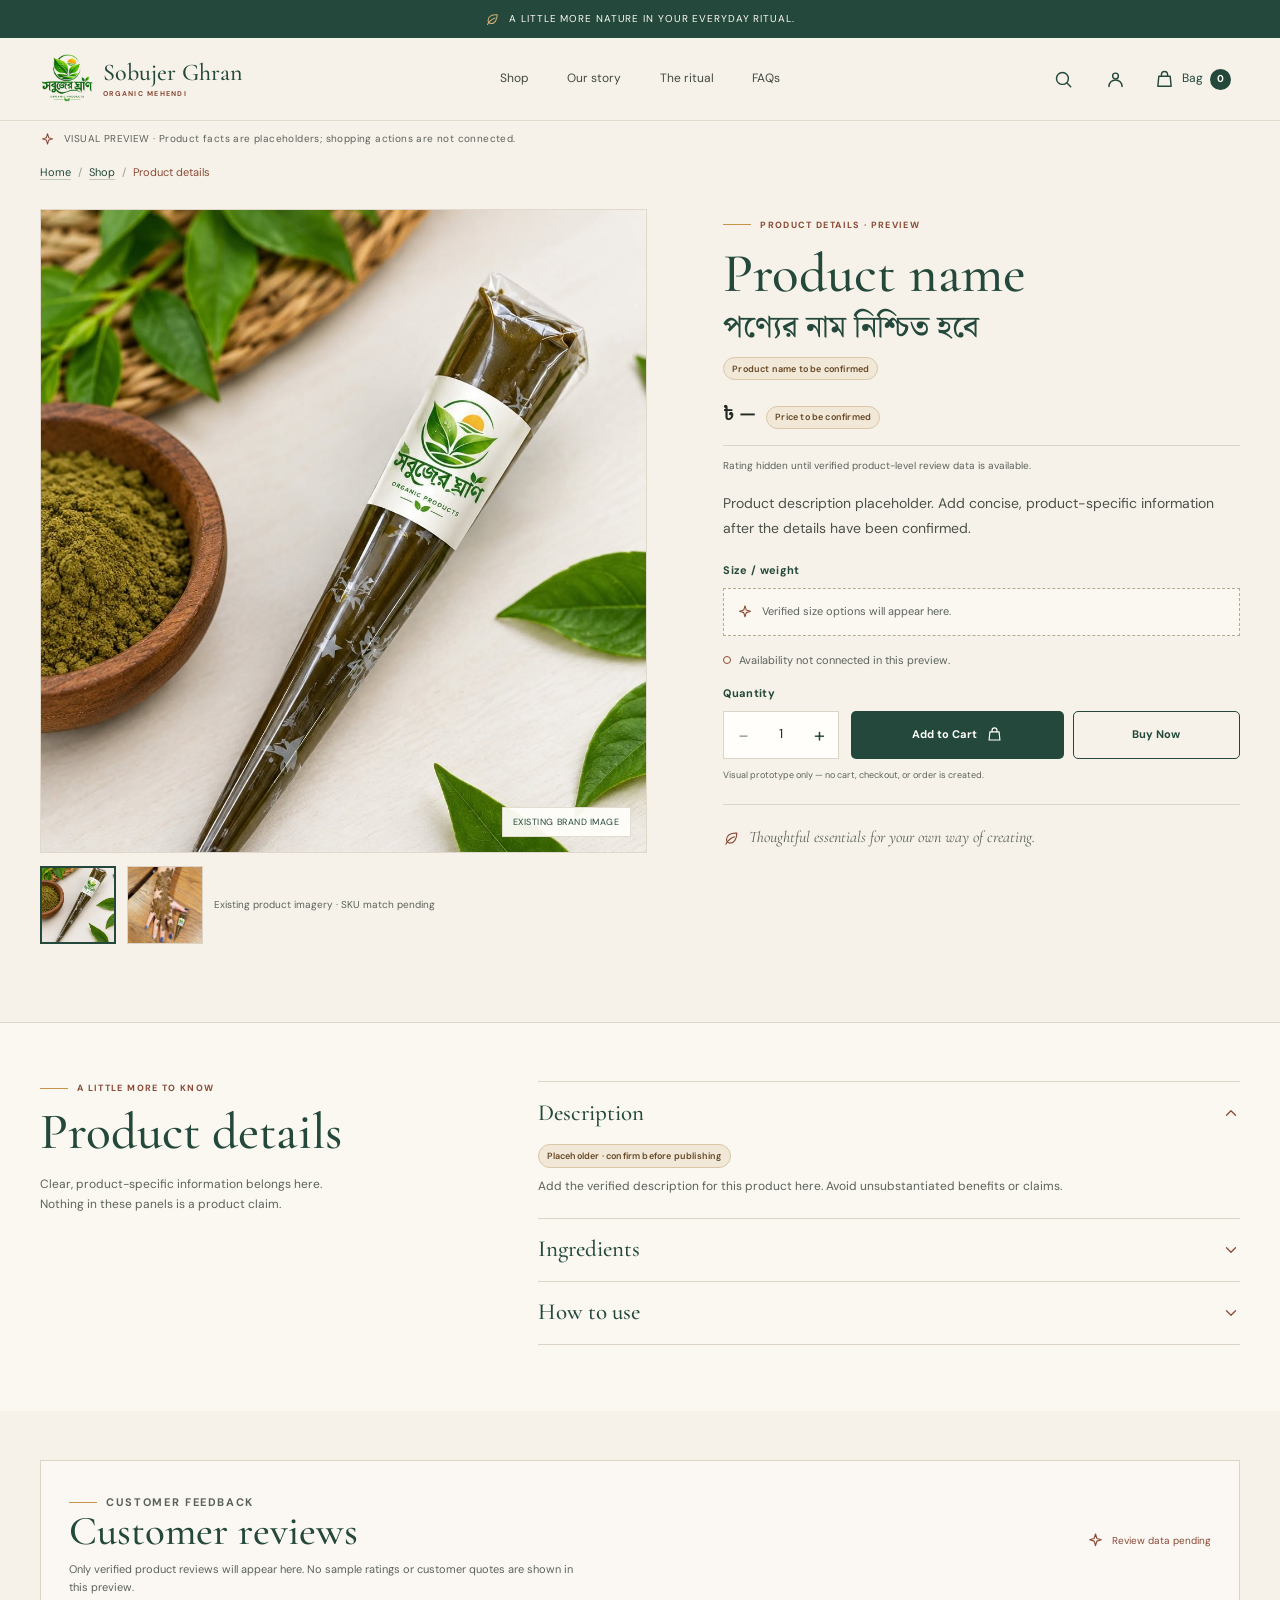
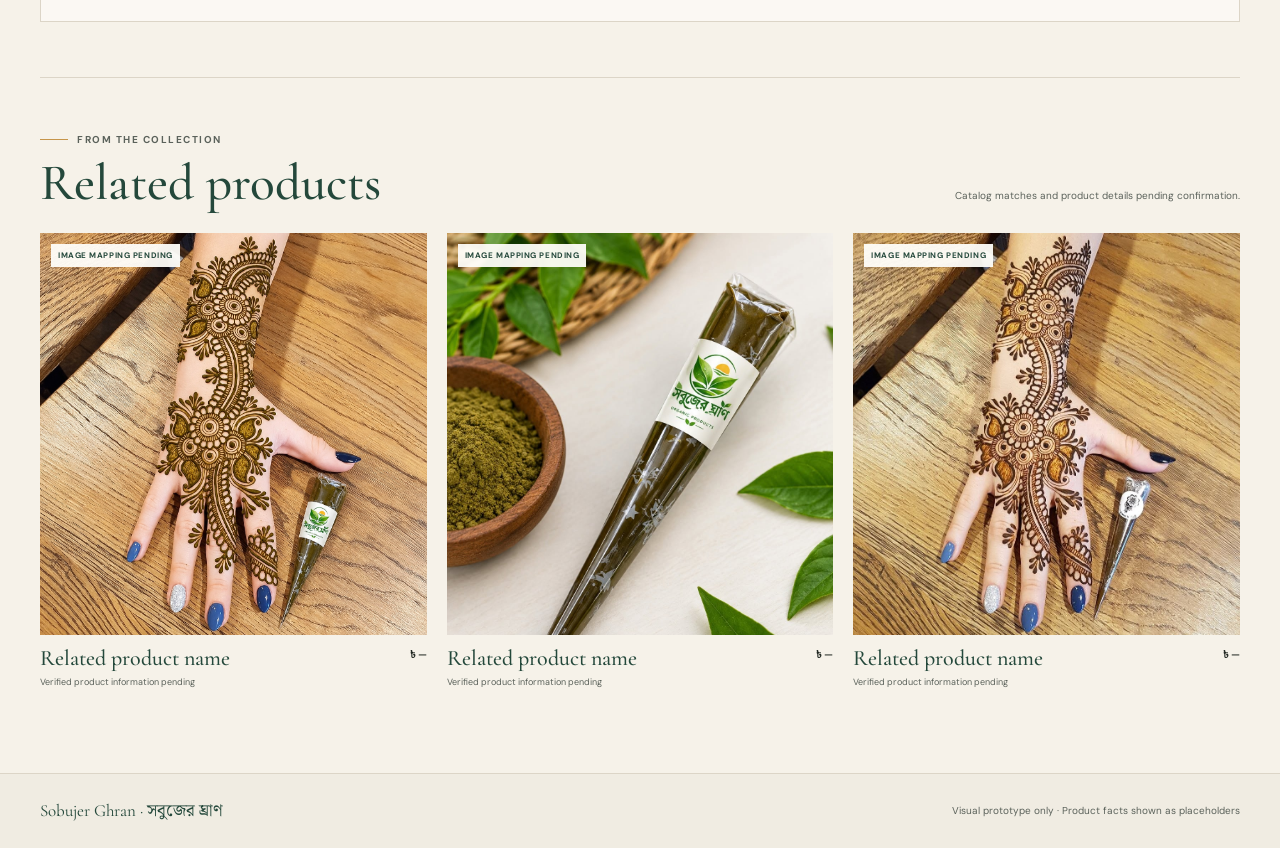
<file: pdp-design-preview.html>
<!doctype html>
<html lang="en">
  <head>
    <meta charset="utf-8">
    <meta name="viewport" content="width=device-width, initial-scale=1">
    <meta name="theme-color" content="#f6f2e9">
    <meta name="description" content="Sobujer Ghran product details page visual preview.">
    <title>Product Details Preview — Sobujer Ghran</title>
    <link rel="preconnect" href="https://fonts.googleapis.com">
    <link rel="preconnect" href="https://fonts.gstatic.com" crossorigin>
    <link href="https://fonts.googleapis.com/css2?family=Cormorant+Garamond:wght@400;500;600&family=DM+Sans:wght@400;500;600;700&family=Noto+Sans+Bengali:wght@400;500;600;700&family=Noto+Serif+Bengali:wght@400;500;600&display=swap" rel="stylesheet">
    <style>
      :root {
        color-scheme: light;
        --forest: #24483b;
        --forest-deep: #1d382f;
        --clay: #8a4935;
        --brass: #c6954a;
        --ivory: #f6f2e9;
        --surface: #fffefa;
        --ink: #232923;
        --moss: #5b625b;
        --sand: #dcd5c7;
        --mist: #e9eee5;
        --serif: "Cormorant Garamond", "Noto Serif Bengali", Georgia, serif;
        --sans: "DM Sans", "Noto Sans Bengali", Arial, sans-serif;
        --content: 1240px;
        --radius-sm: 5px;
        --radius-md: 12px;
        --radius-lg: 20px;
      }

      * { box-sizing: border-box; }
      html { scroll-behavior: smooth; scroll-padding-top: 112px; }
      body {
        margin: 0;
        padding-bottom: 0;
        background: var(--ivory);
        color: var(--ink);
        font-family: var(--sans);
        font-size: 15px;
        line-height: 1.6;
        -webkit-font-smoothing: antialiased;
      }
      button, a { -webkit-tap-highlight-color: transparent; }
      button, input { font: inherit; }
      button { color: inherit; }
      a { color: inherit; text-decoration: none; }
      img { display: block; max-width: 100%; }
      [hidden] { display: none !important; }
      svg.icon { width: 21px; height: 21px; fill: none; stroke: currentColor; stroke-width: 1.65; stroke-linecap: round; stroke-linejoin: round; }
      .icon-library { position: absolute; width: 0; height: 0; overflow: hidden; }
      :focus-visible { outline: 2px solid var(--forest); outline-offset: 3px; box-shadow: 0 0 0 4px var(--ivory); }
      .sr-only { position: absolute; width: 1px; height: 1px; padding: 0; margin: -1px; overflow: hidden; clip: rect(0, 0, 0, 0); white-space: nowrap; border: 0; }
      .section-wrap { width: min(var(--content), calc(100% - 80px)); margin-inline: auto; }
      .skip-link { position: fixed; z-index: 1000; top: 10px; left: 10px; padding: 10px 16px; border-radius: var(--radius-sm); background: var(--forest); color: var(--surface); transform: translateY(-160%); }
      .skip-link:focus { transform: translateY(0); }

      .announcement { min-height: 38px; background: var(--forest); color: #fdfbf4; font-size: 10px; letter-spacing: .09em; text-transform: uppercase; }
      .announcement__inner { display: flex; width: min(var(--content), calc(100% - 80px)); min-height: 38px; align-items: center; justify-content: center; gap: 9px; margin: auto; }
      .announcement__inner .icon { width: 15px; height: 15px; color: #d2b37b; }
      .announcement p { margin: 0; text-align: center; }
      .site-header { position: sticky; z-index: 30; top: 0; border-bottom: 1px solid rgba(220, 213, 199, .8); background: rgba(246, 242, 233, .97); backdrop-filter: blur(14px); }
      .header__inner { display: grid; width: min(var(--content), calc(100% - 80px)); min-height: 82px; grid-template-columns: 1fr auto 1fr; align-items: center; margin: auto; }
      .wordmark { display: inline-flex; width: max-content; min-width: 0; align-items: center; gap: 9px; line-height: 1; }
      .wordmark__logo { width: 54px; height: 54px; flex: 0 0 54px; object-fit: contain; }
      .wordmark__copy { display: flex; min-width: 0; flex-direction: column; }
      .wordmark__name { color: var(--forest); font-family: var(--serif); font-size: 24px; font-weight: 500; white-space: nowrap; }
      .wordmark__descriptor { margin-top: 5px; color: var(--clay); font-size: 7px; font-weight: 700; letter-spacing: .18em; }
      .desktop-nav { display: flex; align-items: center; gap: clamp(20px, 3vw, 42px); }
      .desktop-nav a { position: relative; padding: 10px 0; color: #414941; font-size: 12px; }
      .desktop-nav a::after { position: absolute; right: 0; bottom: 4px; left: 0; height: 1px; background: var(--clay); content: ""; transform: scaleX(0); transform-origin: left; transition: transform .2s ease; }
      .desktop-nav a:hover::after { transform: scaleX(1); }
      .header-actions { display: flex; align-items: center; justify-self: end; gap: 8px; }
      .icon-button, .cart-button { position: relative; display: inline-flex; min-width: 44px; min-height: 44px; align-items: center; justify-content: center; border: 0; border-radius: 50%; background: transparent; color: var(--forest); cursor: pointer; }
      .icon-button:hover, .cart-button:hover { background: #e8e9de; color: var(--clay); }
      .cart-button { gap: 7px; padding: 0 9px; border-radius: 24px; }
      .cart-button__label { font-size: 12px; }
      .cart-count { display: inline-grid; width: 21px; height: 21px; place-items: center; border-radius: 50%; background: var(--forest); color: var(--surface); font-size: 10px; font-weight: 700; }
      .menu-toggle, .mobile-dock { display: none; }

      .preview-note { display: flex; width: min(var(--content), calc(100% - 80px)); align-items: center; gap: 9px; padding: 10px 0 0; margin: auto; color: var(--moss); font-size: 10px; letter-spacing: .04em; }
      .preview-note .icon { width: 15px; height: 15px; color: var(--clay); }
      .breadcrumb { padding: 17px 0 0; color: var(--moss); font-size: 11px; }
      .breadcrumb ol { display: flex; flex-wrap: wrap; align-items: center; gap: 7px; padding: 0; margin: 0; list-style: none; }
      .breadcrumb a { color: var(--forest); text-decoration: underline; text-decoration-color: rgba(36, 72, 59, .25); text-underline-offset: 3px; }
      .breadcrumb li:last-child { color: var(--clay); }
      .breadcrumb__separator { color: #9c9b8e; }

      .product-layout { display: grid; grid-template-columns: minmax(0, 1.08fr) minmax(350px, .92fr); gap: clamp(42px, 6vw, 78px); align-items: start; padding-block: 27px 78px; }
      .gallery { min-width: 0; }
      .gallery__stage { position: relative; display: grid; aspect-ratio: 4 / 4.25; place-items: center; overflow: hidden; border: 1px solid rgba(220, 213, 199, .8); background: #eee9dd; }
      .gallery__stage > img { width: 100%; height: 100%; object-fit: contain; }
      .gallery__caption { position: absolute; right: 15px; bottom: 15px; padding: 7px 10px; border: 1px solid rgba(220, 213, 199, .8); background: rgba(255, 254, 250, .94); color: var(--forest); font-size: 9px; letter-spacing: .06em; text-transform: uppercase; }
      .gallery__thumbs { display: flex; gap: 11px; padding-top: 13px; }
      .gallery__thumb { width: 76px; height: 78px; flex: 0 0 76px; overflow: hidden; padding: 0; border: 1px solid var(--sand); background: var(--surface); cursor: pointer; }
      .gallery__thumb img { width: 100%; height: 100%; object-fit: cover; }
      .gallery__thumb[aria-pressed="true"] { border: 2px solid var(--forest); box-shadow: inset 0 0 0 2px var(--ivory); }
      .gallery__hint { align-self: center; color: var(--moss); font-size: 10px; }

      .product-info { min-width: 0; padding-top: 9px; }
      .eyebrow { display: flex; align-items: center; gap: 9px; margin: 0 0 15px; color: var(--clay); font-size: 9px; font-weight: 700; letter-spacing: .15em; text-transform: uppercase; }
      .eyebrow::before { width: 28px; height: 1px; background: var(--brass); content: ""; }
      .product-info h1 { max-width: 560px; margin: 0; color: var(--forest); font-family: var(--serif); font-size: clamp(42px, 4.3vw, 58px); font-weight: 500; line-height: .98; }
      .product-info__bengali { display: block; margin-top: 8px; color: var(--forest); font-family: "Noto Serif Bengali", var(--serif); font-size: clamp(25px, 2.4vw, 32px); line-height: 1.25; }
      .product-name-tag { margin-top: 10px; }
      .price-row { display: flex; flex-wrap: wrap; align-items: baseline; gap: 10px; padding: 19px 0 15px; border-bottom: 1px solid var(--sand); }
      .price { color: var(--ink); font-size: 19px; font-weight: 600; }
      .data-tag { display: inline-flex; align-items: center; min-height: 23px; padding: 3px 8px; border: 1px solid #d9c7a6; border-radius: 99px; background: #f1e8d8; color: #654623; font-size: 9px; font-weight: 600; letter-spacing: .02em; }
      .rating-note { margin: 12px 0 0; color: var(--moss); font-size: 10px; }
      .product-description { max-width: 510px; margin: 17px 0 21px; color: #4b514a; font-size: 14px; line-height: 1.8; }
      .field-label { display: block; margin-bottom: 8px; color: var(--forest); font-size: 11px; font-weight: 700; letter-spacing: .03em; }
      .variant-box { display: flex; min-height: 48px; align-items: center; gap: 9px; padding: 10px 13px; border: 1px dashed #b6aa94; background: rgba(255, 254, 250, .56); color: var(--moss); font-size: 11px; }
      .variant-box .icon { width: 16px; height: 16px; flex: 0 0 16px; color: var(--clay); }
      .stock-line { display: flex; align-items: center; gap: 8px; padding: 16px 0; color: var(--moss); font-size: 11px; }
      .stock-line__mark { width: 8px; height: 8px; flex: 0 0 8px; border: 1px solid var(--clay); border-radius: 50%; }
      .purchase-row { display: flex; align-items: end; gap: 12px; }
      .quantity { display: flex; min-width: 116px; min-height: 48px; align-items: center; justify-content: space-between; border: 1px solid var(--sand); background: var(--surface); }
      .quantity button { display: grid; width: 38px; height: 46px; place-items: center; border: 0; background: transparent; color: var(--forest); cursor: pointer; font-size: 20px; }
      .quantity output { min-width: 24px; color: var(--ink); font-size: 13px; font-variant-numeric: tabular-nums; text-align: center; }
      .quantity button:disabled { color: #9b9b91; cursor: not-allowed; }
      .purchase-actions { display: grid; flex: 1; grid-template-columns: 1.12fr .88fr; gap: 9px; }
      .button { display: inline-flex; min-height: 48px; align-items: center; justify-content: center; gap: 9px; padding: 0 14px; border: 1px solid transparent; border-radius: var(--radius-sm); cursor: pointer; font-size: 11px; font-weight: 700; transition: background .18s ease, color .18s ease, border-color .18s ease; }
      .button--primary { background: var(--forest); color: var(--surface); }
      .button--primary:hover { background: var(--forest-deep); }
      .button--secondary { border-color: var(--forest); background: transparent; color: var(--forest); }
      .button--secondary:hover { background: var(--mist); }
      .button .icon { width: 17px; height: 17px; }
      .purchase-note { margin: 9px 0 0; color: var(--moss); font-size: 9px; }
      .trust-note { display: flex; align-items: center; gap: 9px; padding-top: 20px; margin-top: 22px; border-top: 1px solid var(--sand); color: var(--moss); font-family: var(--serif); font-size: 16px; font-style: italic; }
      .trust-note .icon { width: 17px; height: 17px; color: var(--clay); }

      .details-section { padding-block: 58px 66px; border-top: 1px solid rgba(220, 213, 199, .9); background: rgba(255, 254, 250, .54); }
      .details-layout { display: grid; grid-template-columns: .72fr 1.28fr; gap: clamp(40px, 8vw, 120px); align-items: start; }
      .section-intro .eyebrow { margin-bottom: 12px; }
      .section-intro h2, .reviews-heading h2, .related-heading h2 { margin: 0; color: var(--forest); font-family: var(--serif); font-size: clamp(38px, 4vw, 52px); font-weight: 500; line-height: 1; }
      .section-intro p:last-child { max-width: 300px; margin: 15px 0 0; color: var(--moss); font-size: 12px; line-height: 1.7; }
      .details-list { border-top: 1px solid var(--sand); }
      .detail-item { border-bottom: 1px solid var(--sand); }
      .detail-item summary { display: flex; min-height: 62px; align-items: center; justify-content: space-between; gap: 15px; color: var(--forest); cursor: pointer; font-family: var(--serif); font-size: 23px; font-weight: 500; list-style: none; }
      .detail-item summary::-webkit-details-marker { display: none; }
      .detail-item summary .icon { width: 18px; height: 18px; flex: 0 0 18px; color: var(--clay); transition: transform .18s ease; }
      .detail-item[open] summary .icon { transform: rotate(180deg); }
      .detail-item__content { max-width: 620px; padding: 0 34px 20px 0; color: var(--moss); font-size: 12px; line-height: 1.8; }
      .detail-item__content p { margin: 0; }
      .detail-item__content .data-tag { margin-bottom: 8px; }

      .reviews-section { padding-block: 49px 55px; }
      .reviews-panel { display: flex; align-items: center; justify-content: space-between; gap: 30px; padding: 24px 28px; border: 1px solid var(--sand); background: rgba(255, 254, 250, .6); }
      .reviews-heading h2 { font-size: clamp(32px, 3.2vw, 42px); }
      .reviews-heading p { max-width: 510px; margin: 9px 0 0; color: var(--moss); font-size: 11px; }
      .reviews-empty { display: flex; flex: 0 0 auto; align-items: center; gap: 8px; color: var(--clay); font-size: 10px; }
      .reviews-empty .icon { width: 17px; height: 17px; }

      .related-section { padding-block: 54px 84px; border-top: 1px solid var(--sand); }
      .related-heading { display: flex; align-items: end; justify-content: space-between; gap: 20px; margin-bottom: 24px; }
      .related-heading .eyebrow { margin-bottom: 10px; }
      .related-heading p { margin: 0 0 5px; color: var(--moss); font-size: 10px; }
      .related-grid { display: grid; grid-template-columns: repeat(3, minmax(0, 1fr)); gap: 20px; }
      .related-card { min-width: 0; }
      .related-card__image { position: relative; display: grid; aspect-ratio: 1 / 1.04; place-items: center; overflow: hidden; background: #e8e4d8; }
      .related-card__image img { width: 100%; height: 100%; object-fit: cover; transition: transform .45s ease; }
      .related-card:hover .related-card__image img { transform: scale(1.035); }
      .related-card__tag { position: absolute; top: 11px; left: 11px; padding: 5px 7px; background: rgba(255, 254, 250, .94); color: var(--forest); font-size: 8px; font-weight: 700; letter-spacing: .07em; text-transform: uppercase; }
      .related-card__meta { display: flex; align-items: start; justify-content: space-between; gap: 10px; padding-top: 12px; }
      .related-card h3 { margin: 0; color: var(--forest); font-family: var(--serif); font-size: 22px; font-weight: 500; line-height: 1.05; }
      .related-card p { margin: 5px 0 0; color: var(--moss); font-size: 9px; }
      .related-card__price { flex: 0 0 auto; color: var(--ink); font-size: 10px; font-weight: 600; }
      .site-footer { padding-block: 23px; border-top: 1px solid var(--sand); background: #f0ece2; color: var(--moss); font-size: 10px; }
      .footer-inner { display: flex; align-items: center; justify-content: space-between; gap: 20px; }
      .footer-inner p { margin: 0; }
      .footer-brand { color: var(--forest); font-family: var(--serif); font-size: 17px; }
      .preview-toast { position: fixed; z-index: 100; right: 20px; bottom: 20px; max-width: min(360px, calc(100% - 40px)); padding: 12px 16px; border: 1px solid rgba(255, 254, 250, .35); background: var(--forest-deep); color: var(--surface); box-shadow: 0 10px 28px rgba(35, 41, 35, .18); font-size: 12px; }

      @media (max-width: 1080px) {
        .section-wrap, .header__inner, .announcement__inner, .preview-note { width: calc(100% - 56px); }
        .product-layout { gap: 38px; grid-template-columns: minmax(0, 1.02fr) minmax(330px, .98fr); }
        .product-info h1 { font-size: 49px; }
        .purchase-row { align-items: stretch; flex-direction: column; }
        .quantity { width: 116px; }
      }
      @media (max-width: 760px) {
        html { scroll-padding-top: 78px; }
        body { padding-bottom: calc(68px + env(safe-area-inset-bottom)); }
        .section-wrap { width: calc(100% - 40px); }
        .announcement { font-size: 8px; letter-spacing: .06em; }
        .announcement__inner { width: calc(100% - 32px); gap: 6px; }
        .header__inner { width: calc(100% - 32px); min-height: 68px; grid-template-columns: minmax(0, 1fr) auto; gap: 4px; }
        .wordmark { gap: 6px; }
        .wordmark__logo { width: 48px; height: 48px; flex-basis: 48px; }
        .wordmark__name { font-size: 21px; }
        .wordmark__descriptor { font-size: 6px; }
        .desktop-nav { position: absolute; top: 68px; right: 0; left: 0; display: none; flex-direction: column; align-items: stretch; gap: 0; padding: 8px 20px 16px; border-bottom: 1px solid var(--sand); background: var(--ivory); box-shadow: 0 14px 20px rgba(35, 41, 35, .06); }
        .desktop-nav.is-open { display: flex; }
        .desktop-nav a { min-height: 44px; padding: 11px 2px; border-bottom: 1px solid rgba(220, 213, 199, .65); font-size: 13px; }
        .header-actions { gap: 0; }
        .header-actions .icon-button, .cart-button { min-width: 40px; min-height: 40px; }
        .header-actions .account-button, .cart-button__label { display: none; }
        .cart-button { min-width: 42px; padding: 0; }
        .cart-count { position: absolute; top: 0; right: 0; width: 17px; height: 17px; border: 1px solid var(--ivory); font-size: 9px; }
        .menu-toggle { display: inline-flex; }
        .mobile-dock { position: fixed; z-index: 29; right: 0; bottom: 0; left: 0; display: grid; min-height: calc(62px + env(safe-area-inset-bottom)); grid-template-columns: repeat(4, 1fr); padding: 5px 8px env(safe-area-inset-bottom); border-top: 1px solid var(--sand); background: rgba(255, 254, 250, .97); backdrop-filter: blur(14px); }
        .mobile-dock__item { display: flex; min-height: 50px; flex-direction: column; align-items: center; justify-content: center; gap: 3px; border: 0; background: transparent; color: var(--moss); cursor: pointer; font-size: 9px; }
        .mobile-dock__item .icon { width: 18px; height: 18px; }
        .mobile-dock__item.is-current { color: var(--forest); font-weight: 700; }
        .preview-note { width: calc(100% - 40px); padding-top: 8px; font-size: 9px; }
        .breadcrumb { padding-top: 13px; font-size: 10px; }
        .product-layout { grid-template-columns: minmax(0, 1fr); gap: 23px; padding-block: 19px 48px; }
        .gallery__stage { aspect-ratio: 4 / 4.15; }
        .gallery__thumb { width: 65px; height: 67px; flex-basis: 65px; }
        .gallery__hint { max-width: 140px; font-size: 9px; line-height: 1.4; }
        .product-info { padding-top: 0; }
        .eyebrow { margin-bottom: 12px; font-size: 8px; }
        .product-info h1 { font-size: clamp(41px, 11vw, 50px); }
        .product-info__bengali { font-size: 25px; }
        .price-row { padding-block: 14px 12px; }
        .product-description { margin-block: 14px 18px; font-size: 13px; }
        .purchase-row { gap: 11px; }
        .quantity { width: 100%; }
        .quantity button { width: 48px; min-height: 48px; }
        .purchase-actions { grid-template-columns: 1fr; gap: 8px; }
        .button { min-height: 48px; font-size: 12px; }
        .trust-note { margin-top: 18px; }
        .details-section { padding-block: 42px 45px; }
        .details-layout { grid-template-columns: minmax(0, 1fr); gap: 24px; }
        .section-intro h2 { font-size: 42px; }
        .section-intro p:last-child { max-width: 420px; }
        .detail-item summary { min-height: 58px; font-size: 21px; }
        .detail-item__content { padding-right: 4px; }
        .reviews-section { padding-block: 37px 43px; }
        .reviews-panel { align-items: start; flex-direction: column; gap: 18px; padding: 20px; }
        .reviews-heading h2 { font-size: 37px; }
        .related-section { padding-block: 42px 55px; }
        .related-heading { align-items: start; flex-direction: column; gap: 8px; margin-bottom: 18px; }
        .related-heading h2 { font-size: 42px; }
        .related-grid { grid-template-columns: repeat(2, minmax(0, 1fr)); gap: 14px 11px; }
        .related-card__tag { top: 7px; left: 7px; font-size: 7px; }
        .related-card h3 { font-size: 18px; }
        .related-card__meta { display: block; }
        .related-card__price { display: block; padding-top: 6px; }
        .footer-inner { align-items: start; flex-direction: column; gap: 5px; }
        .preview-toast { right: 12px; bottom: calc(76px + env(safe-area-inset-bottom)); left: 12px; max-width: none; text-align: center; }
      }
      @media (max-width: 380px) {
        .section-wrap { width: calc(100% - 32px); }
        .header__inner { width: calc(100% - 24px); }
        .wordmark { gap: 4px; }
        .wordmark__logo { width: 42px; height: 42px; flex-basis: 42px; }
        .wordmark__name { font-size: 18px; }
        .header-actions .icon-button, .cart-button { min-width: 36px; }
        .preview-note { width: calc(100% - 32px); }
        .breadcrumb ol { gap: 5px; }
        .gallery__thumbs { gap: 8px; }
        .gallery__hint { max-width: 116px; }
        .product-info h1 { font-size: 40px; }
        .related-grid { gap: 12px 9px; }
      }
      @media (prefers-reduced-motion: reduce) {
        *, *::before, *::after { scroll-behavior: auto !important; transition-duration: .01ms !important; animation-duration: .01ms !important; animation-iteration-count: 1 !important; }
      }
      html[lang="bn"] body { font-family: "Noto Sans Bengali", "DM Sans", sans-serif; }
    </style>
  </head>
  <body>
    <svg class="icon-library" aria-hidden="true" xmlns="http://www.w3.org/2000/svg">
      <symbol id="i-arrow" viewBox="0 0 24 24"><path d="M4.75 12h14.5M13 5.75 19.25 12 13 18.25"/></symbol>
      <symbol id="i-bag" viewBox="0 0 24 24"><path d="M5.5 8.25h13l1.1 11.5H4.4l1.1-11.5Z"/><path d="M8.5 8.25v-2a3.5 3.5 0 0 1 7 0v2"/></symbol>
      <symbol id="i-search" viewBox="0 0 24 24"><circle cx="10.8" cy="10.8" r="6.8"/><path d="m16 16 4.2 4.2"/></symbol>
      <symbol id="i-user" viewBox="0 0 24 24"><circle cx="12" cy="8" r="3.3"/><path d="M4.5 20a7.5 7.5 0 0 1 15 0"/></symbol>
      <symbol id="i-menu" viewBox="0 0 24 24"><path d="M4 7h16M4 12h16M4 17h16"/></symbol>
      <symbol id="i-close" viewBox="0 0 24 24"><path d="m6 6 12 12M18 6 6 18"/></symbol>
      <symbol id="i-leaf" viewBox="0 0 24 24"><path d="M19.5 4.5C10 4 5 7.8 5 13.2c0 3.1 2.2 5.3 5.1 5.3 5.3 0 9.4-5.8 9.4-14Z"/><path d="M4 20c2.7-5 6.7-8.3 12-10.4"/></symbol>
      <symbol id="i-chevron" viewBox="0 0 24 24"><path d="m6 9 6 6 6-6"/></symbol>
      <symbol id="i-spark" viewBox="0 0 24 24"><path d="m12 2.8 1.9 6.3 6.3 1.9-6.3 1.9-1.9 6.3-1.9-6.3-6.3-1.9 6.3-1.9L12 2.8Z"/></symbol>
    </svg>

    <a class="skip-link" href="#main">Skip to content</a>

    <div class="announcement">
      <div class="announcement__inner">
        <svg class="icon" aria-hidden="true"><use href="#i-leaf"></use></svg>
        <p>A little more nature in your everyday ritual.</p>
      </div>
    </div>

    <header class="site-header">
      <div class="header__inner">
        <a class="wordmark" href="index.html#top" aria-label="Sobujer Ghran home">
          <img class="wordmark__logo" src="public/brand-assets/logo.png" alt="">
          <span class="wordmark__copy">
            <span class="wordmark__name">Sobujer Ghran</span>
            <span class="wordmark__descriptor">ORGANIC MEHENDI</span>
          </span>
        </a>
        <nav class="desktop-nav" id="primaryNav" aria-label="Primary navigation">
          <a href="index.html#shop">Shop</a>
          <a href="index.html#story">Our story</a>
          <a href="index.html#ritual">The ritual</a>
          <a href="index.html#faq">FAQs</a>
        </nav>
        <div class="header-actions">
          <button class="icon-button" type="button" aria-label="Search — preview only" data-preview-message="Search is not connected in this visual preview.">
            <svg class="icon" aria-hidden="true"><use href="#i-search"></use></svg>
          </button>
          <button class="icon-button account-button" type="button" aria-label="Account — preview only" data-preview-message="Account features are not connected in this visual preview.">
            <svg class="icon" aria-hidden="true"><use href="#i-user"></use></svg>
          </button>
          <button class="cart-button" type="button" aria-label="Shopping bag — preview only" data-preview-message="The shopping bag is not connected in this visual preview.">
            <svg class="icon" aria-hidden="true"><use href="#i-bag"></use></svg>
            <span class="cart-button__label">Bag</span>
            <span class="cart-count" aria-hidden="true">0</span>
          </button>
          <button class="icon-button menu-toggle" id="menuToggle" type="button" aria-label="Open menu" aria-expanded="false" aria-controls="primaryNav">
            <svg class="icon" aria-hidden="true"><use href="#i-menu"></use></svg>
          </button>
        </div>
      </div>
    </header>

    <p class="preview-note">
      <svg class="icon" aria-hidden="true"><use href="#i-spark"></use></svg>
      <span>VISUAL PREVIEW · Product facts are placeholders; shopping actions are not connected.</span>
    </p>

    <main id="main">
      <div class="section-wrap">
        <nav class="breadcrumb" aria-label="Breadcrumb">
          <ol>
            <li><a href="index.html#top">Home</a></li>
            <li class="breadcrumb__separator" aria-hidden="true">/</li>
            <li><a href="#related">Shop</a></li>
            <li class="breadcrumb__separator" aria-hidden="true">/</li>
            <li aria-current="page">Product details</li>
          </ol>
        </nav>

        <section class="product-layout" id="top" aria-labelledby="productTitle">
          <div class="gallery">
            <div class="gallery__stage">
              <img id="mainProductImage" src="public/brand-assets/product-02.jpg" alt="Sobujer Ghran henna cone beside a bowl of henna powder; exact product mapping to be confirmed." width="1086" height="1448">
              <span class="gallery__caption">Existing brand image</span>
            </div>
            <div class="gallery__thumbs" role="group" aria-label="Product image gallery">
              <button class="gallery__thumb" type="button" aria-label="Show product image: cone and henna powder" aria-pressed="true" data-image="public/brand-assets/product-02.jpg" data-alt="Sobujer Ghran henna cone beside a bowl of henna powder; exact product mapping to be confirmed.">
                <img src="public/brand-assets/product-02.jpg" alt="">
              </button>
              <button class="gallery__thumb" type="button" aria-label="Show product image: cone beside decorated hand" aria-pressed="false" data-image="public/brand-assets/product-01.png" data-alt="Sobujer Ghran henna cone beside a decorated hand; exact product mapping to be confirmed.">
                <img src="public/brand-assets/product-01.png" alt="">
              </button>
              <span class="gallery__hint">Existing product imagery · SKU match pending</span>
            </div>
            <p class="sr-only" id="galleryStatus" role="status" aria-live="polite" aria-atomic="true"></p>
          </div>

          <div class="product-info">
            <p class="eyebrow">Product details · preview</p>
            <h1 id="productTitle">Product name <span class="product-info__bengali" lang="bn">পণ্যের নাম নিশ্চিত হবে</span></h1>
            <span class="data-tag product-name-tag">Product name to be confirmed</span>
            <div class="price-row">
              <span class="price">৳ —</span>
              <span class="data-tag">Price to be confirmed</span>
            </div>
            <p class="rating-note">Rating hidden until verified product-level review data is available.</p>
            <p class="product-description">Product description placeholder. Add concise, product-specific information after the details have been confirmed.</p>

            <div class="variant-field">
              <span class="field-label">Size / weight</span>
              <div class="variant-box">
                <svg class="icon" aria-hidden="true"><use href="#i-spark"></use></svg>
                <span>Verified size options will appear here.</span>
              </div>
            </div>
            <div class="stock-line">
              <span class="stock-line__mark" aria-hidden="true"></span>
              <span>Availability not connected in this preview.</span>
            </div>

            <div class="purchase-row">
              <div>
                <span class="field-label" id="quantityLabel">Quantity</span>
                <div class="quantity" role="group" aria-labelledby="quantityLabel">
                  <button type="button" id="quantityDecrease" aria-label="Decrease quantity for this product" disabled>−</button>
                  <output id="quantityValue" aria-live="polite" aria-atomic="true">1</output>
                  <button type="button" id="quantityIncrease" aria-label="Increase quantity for this product">+</button>
                </div>
              </div>
              <div class="purchase-actions">
                <button class="button button--primary" type="button" data-preview-message="Preview only — Add to Cart is not connected.">
                  Add to Cart <svg class="icon" aria-hidden="true"><use href="#i-bag"></use></svg>
                </button>
                <button class="button button--secondary" type="button" data-preview-message="Preview only — Buy Now does not start checkout.">Buy Now</button>
              </div>
            </div>
            <p class="purchase-note">Visual prototype only — no cart, checkout, or order is created.</p>
            <div class="trust-note">
              <svg class="icon" aria-hidden="true"><use href="#i-leaf"></use></svg>
              <span>Thoughtful essentials for your own way of creating.</span>
            </div>
          </div>
        </section>
      </div>

      <section class="details-section" id="details" aria-labelledby="detailsTitle">
        <div class="details-layout section-wrap">
          <div class="section-intro">
            <p class="eyebrow">A little more to know</p>
            <h2 id="detailsTitle">Product details</h2>
            <p>Clear, product-specific information belongs here. Nothing in these panels is a product claim.</p>
          </div>
          <div class="details-list">
            <details class="detail-item" open>
              <summary>
                <span>Description</span>
                <svg class="icon" aria-hidden="true"><use href="#i-chevron"></use></svg>
              </summary>
              <div class="detail-item__content">
                <span class="data-tag">Placeholder · confirm before publishing</span>
                <p>Add the verified description for this product here. Avoid unsubstantiated benefits or claims.</p>
              </div>
            </details>
            <details class="detail-item" id="ingredients">
              <summary>
                <span>Ingredients</span>
                <svg class="icon" aria-hidden="true"><use href="#i-chevron"></use></svg>
              </summary>
              <div class="detail-item__content">
                <span class="data-tag">Ingredients not provided</span>
                <p>Show the confirmed ingredient list and any required product-specific notices here.</p>
              </div>
            </details>
            <details class="detail-item" id="usage">
              <summary>
                <span>How to use</span>
                <svg class="icon" aria-hidden="true"><use href="#i-chevron"></use></svg>
              </summary>
              <div class="detail-item__content">
                <span class="data-tag">Instructions not provided</span>
                <p>Add confirmed preparation, application, and care instructions for this item. Do not infer directions from other products.</p>
              </div>
            </details>
          </div>
        </div>
      </section>

      <section class="reviews-section section-wrap" id="reviews" aria-labelledby="reviewsTitle">
        <div class="reviews-panel">
          <div class="reviews-heading">
            <p class="eyebrow">Customer feedback</p>
            <h2 id="reviewsTitle">Customer reviews</h2>
            <p>Only verified product reviews will appear here. No sample ratings or customer quotes are shown in this preview.</p>
          </div>
          <p class="reviews-empty">
            <svg class="icon" aria-hidden="true"><use href="#i-spark"></use></svg>
            Review data pending
          </p>
        </div>
      </section>

      <section class="related-section section-wrap" id="related" aria-labelledby="relatedTitle">
        <div class="related-heading">
          <div>
            <p class="eyebrow">From the collection</p>
            <h2 id="relatedTitle">Related products</h2>
          </div>
          <p>Catalog matches and product details pending confirmation.</p>
        </div>
        <div class="related-grid">
          <article class="related-card">
            <div class="related-card__image">
              <img src="public/brand-assets/product-01.png" alt="Existing Sobujer Ghran cone image; related product mapping pending." loading="lazy" width="1254" height="1254">
              <span class="related-card__tag">Image mapping pending</span>
            </div>
            <div class="related-card__meta">
              <div>
                <h3>Related product name</h3>
                <p>Verified product information pending</p>
              </div>
              <span class="related-card__price">৳ —</span>
            </div>
          </article>
          <article class="related-card">
            <div class="related-card__image">
              <img src="public/brand-assets/product-02.jpg" alt="Existing Sobujer Ghran henna cone and powder image; related product mapping pending." loading="lazy" width="1086" height="1448">
              <span class="related-card__tag">Image mapping pending</span>
            </div>
            <div class="related-card__meta">
              <div>
                <h3>Related product name</h3>
                <p>Verified product information pending</p>
              </div>
              <span class="related-card__price">৳ —</span>
            </div>
          </article>
          <article class="related-card">
            <div class="related-card__image">
              <img src="assets/mehndi-cone.jpg" alt="Existing henna cone image; related product mapping pending." loading="lazy" width="960" height="960">
              <span class="related-card__tag">Image mapping pending</span>
            </div>
            <div class="related-card__meta">
              <div>
                <h3>Related product name</h3>
                <p>Verified product information pending</p>
              </div>
              <span class="related-card__price">৳ —</span>
            </div>
          </article>
        </div>
      </section>
    </main>

    <footer class="site-footer">
      <div class="footer-inner section-wrap">
        <span class="footer-brand">Sobujer Ghran · সবুজের ঘ্রাণ</span>
        <p>Visual prototype only · Product facts shown as placeholders</p>
      </div>
    </footer>

    <nav class="mobile-dock" aria-label="Mobile navigation">
      <a href="index.html#top" class="mobile-dock__item is-current" aria-current="page">
        <svg class="icon" aria-hidden="true"><use href="#i-leaf"></use></svg><span>Home</span>
      </a>
      <a href="index.html#shop" class="mobile-dock__item">
        <svg class="icon" aria-hidden="true"><use href="#i-bag"></use></svg><span>Shop</span>
      </a>
      <button class="mobile-dock__item" type="button" data-preview-message="Search is not connected in this visual preview.">
        <svg class="icon" aria-hidden="true"><use href="#i-search"></use></svg><span>Search</span>
      </button>
      <button class="mobile-dock__item" type="button" data-preview-message="Account features are not connected in this visual preview.">
        <svg class="icon" aria-hidden="true"><use href="#i-user"></use></svg><span>Account</span>
      </button>
    </nav>

    <p class="preview-toast" id="previewToast" role="status" aria-live="polite" aria-atomic="true" hidden></p>

    <script>
      (function () {
        var image = document.getElementById("mainProductImage");
        var galleryStatus = document.getElementById("galleryStatus");
        var thumbnails = document.querySelectorAll(".gallery__thumb");
        var quantityValue = document.getElementById("quantityValue");
        var decrease = document.getElementById("quantityDecrease");
        var increase = document.getElementById("quantityIncrease");
        var menuToggle = document.getElementById("menuToggle");
        var primaryNav = document.getElementById("primaryNav");
        var toast = document.getElementById("previewToast");
        var toastTimer;
        var quantity = 1;

        thumbnails.forEach(function (button) {
          button.addEventListener("click", function () {
            image.src = button.dataset.image;
            image.alt = button.dataset.alt;
            thumbnails.forEach(function (thumbnail) {
              thumbnail.setAttribute("aria-pressed", String(thumbnail === button));
            });
            galleryStatus.textContent = "Product image changed.";
          });
        });

        function updateQuantity(nextQuantity) {
          quantity = Math.max(1, nextQuantity);
          quantityValue.textContent = String(quantity);
          decrease.disabled = quantity === 1;
        }

        decrease.addEventListener("click", function () { updateQuantity(quantity - 1); });
        increase.addEventListener("click", function () { updateQuantity(quantity + 1); });

        menuToggle.addEventListener("click", function () {
          var isOpen = menuToggle.getAttribute("aria-expanded") === "true";
          menuToggle.setAttribute("aria-expanded", String(!isOpen));
          menuToggle.setAttribute("aria-label", isOpen ? "Open menu" : "Close menu");
          menuToggle.querySelector("use").setAttribute("href", isOpen ? "#i-menu" : "#i-close");
          primaryNav.classList.toggle("is-open", !isOpen);
        });

        document.querySelectorAll("[data-preview-message]").forEach(function (button) {
          button.addEventListener("click", function () {
            toast.textContent = button.dataset.previewMessage;
            toast.hidden = false;
            window.clearTimeout(toastTimer);
            toastTimer = window.setTimeout(function () { toast.hidden = true; }, 3200);
          });
        });
      }());
    </script>
  </body>
</html>
</file>
<file: styles.css>
:root {
  color-scheme: light;
  --forest: #24483b;
  --forest-deep: #1d382f;
  --clay: #8a4935;
  --brass: #c6954a;
  --ivory: #f6f2e9;
  --surface: #fffefa;
  --ink: #232923;
  --moss: #5b625b;
  --sand: #dcd5c7;
  --mist: #e9eee5;
  --serif: "Cormorant Garamond", "Noto Serif Bengali", Georgia, serif;
  --sans: "DM Sans", "Noto Sans Bengali", Arial, sans-serif;
  --bangla-serif: "Noto Serif Bengali", Georgia, serif;
  --radius-sm: 5px;
  --radius-md: 12px;
  --radius-lg: 20px;
  --shadow-soft: 0 18px 48px rgba(35, 41, 35, .10);
  --content: 1240px;
}

* { box-sizing: border-box; }
html { scroll-behavior: smooth; scroll-padding-top: 110px; }
body {
  margin: 0;
  background: var(--ivory);
  color: var(--ink);
  font-family: var(--sans);
  font-size: 16px;
  line-height: 1.6;
  -webkit-font-smoothing: antialiased;
}
body.drawer-open { overflow: hidden; }
button, input { font: inherit; }
button, a { -webkit-tap-highlight-color: transparent; }
button { color: inherit; }
a { color: inherit; text-decoration: none; }
img { display: block; max-width: 100%; }
svg.icon { width: 21px; height: 21px; fill: none; stroke: currentColor; stroke-width: 1.65; stroke-linecap: round; stroke-linejoin: round; }
.icon--small { width: 14px !important; height: 14px !important; }
.icon-library { position: absolute; width: 0; height: 0; overflow: hidden; }
[hidden] { display: none !important; }

:focus-visible {
  outline: 2px solid var(--forest);
  outline-offset: 2px;
  box-shadow: 0 0 0 4px var(--ivory);
}
.skip-link {
  position: fixed;
  z-index: 1000;
  top: 10px;
  left: 10px;
  transform: translateY(-160%);
  background: var(--forest);
  color: #fffefa;
  padding: 10px 16px;
  border-radius: var(--radius-sm);
}
.skip-link:focus { transform: translateY(0); }
.sr-only {
  position: absolute;
  width: 1px;
  height: 1px;
  padding: 0;
  margin: -1px;
  overflow: hidden;
  clip: rect(0, 0, 0, 0);
  white-space: nowrap;
  border: 0;
}
.section-wrap { width: min(var(--content), calc(100% - 80px)); margin-inline: auto; }
.section-space { padding-block: 112px; }

.announcement {
  min-height: 38px;
  color: #fdfbf4;
  background: var(--forest);
  font-size: 11px;
  letter-spacing: .09em;
  text-transform: uppercase;
}
.announcement__inner {
  width: min(var(--content), calc(100% - 80px));
  min-height: 38px;
  margin: auto;
  display: grid;
  grid-template-columns: 1fr auto 1fr;
  align-items: center;
}
.announcement__inner > p { margin: 0; text-align: center; }
.announcement__leaf { justify-self: start; color: #d2b37b; display: flex; }
.announcement__leaf .icon { width: 16px; height: 16px; }
.language-switch {
  justify-self: end;
  display: inline-flex;
  align-items: center;
  gap: 5px;
  min-height: 36px;
  border: 0;
  padding: 0 2px;
  color: #fdfbf4;
  background: transparent;
  cursor: pointer;
  font-size: 11px;
  letter-spacing: .06em;
}
.language-switch:hover { color: #e2c98e; }

.site-header {
  position: sticky;
  top: 0;
  z-index: 30;
  background: rgba(246, 242, 233, .97);
  border-bottom: 1px solid rgba(220, 213, 199, .75);
  backdrop-filter: blur(14px);
}
.header__inner {
  width: min(var(--content), calc(100% - 80px));
  min-height: 82px;
  margin: auto;
  display: grid;
  grid-template-columns: 1fr auto 1fr;
  align-items: center;
}
.wordmark { display: inline-flex; width: max-content; align-items: center; gap: 9px; line-height: 1; }
.wordmark__logo { width: 58px; height: 58px; flex: 0 0 58px; object-fit: contain; }
.wordmark__copy { display: flex; flex-direction: column; }
.wordmark__name { color: var(--forest); font-family: var(--serif); font-size: 24px; font-weight: 500; }
.wordmark__descriptor { margin-top: 6px; color: var(--clay); font-size: 7px; font-weight: 700; letter-spacing: .18em; }
.desktop-nav { display: flex; align-items: center; gap: clamp(24px, 3.1vw, 46px); }
.desktop-nav a {
  position: relative;
  padding: 10px 0;
  color: #414941;
  font-size: 13px;
  transition: color .18s ease;
}
.desktop-nav a::after {
  position: absolute;
  right: 0;
  bottom: 4px;
  left: 0;
  height: 1px;
  background: var(--clay);
  content: "";
  transform: scaleX(0);
  transform-origin: left;
  transition: transform .2s ease;
}
.desktop-nav a:hover { color: var(--clay); }
.desktop-nav a:hover::after { transform: scaleX(1); }
.header-actions { justify-self: end; display: flex; align-items: center; gap: 14px; }
.icon-button, .cart-button {
  position: relative;
  display: inline-flex;
  min-width: 44px;
  min-height: 44px;
  align-items: center;
  justify-content: center;
  border: 0;
  border-radius: 50%;
  background: transparent;
  color: var(--forest);
  cursor: pointer;
  transition: background .2s ease, color .2s ease;
}
.icon-button:hover, .cart-button:hover { background: #e8e9de; color: var(--clay); }
.icon-button .icon, .cart-button .icon { width: 20px; height: 20px; }
.cart-button { gap: 7px; padding: 0 0 0 9px; border-radius: 24px; }
.cart-button__label { font-size: 12px; }
.cart-count {
  display: inline-grid;
  width: 21px;
  height: 21px;
  place-items: center;
  border-radius: 50%;
  background: var(--forest);
  color: #fffefa;
  font-size: 10px;
  font-weight: 700;
}
.menu-toggle, .mobile-dock { display: none; }
.search-panel {
  width: min(var(--content), calc(100% - 80px));
  padding: 0 0 22px;
  margin: auto;
  animation: panel-in .18s ease both;
}
.search-panel > label { display: block; margin-bottom: 7px; color: var(--moss); font-size: 11px; letter-spacing: .08em; text-transform: uppercase; }
.search-panel__field { display: flex; align-items: center; gap: 10px; padding: 0 14px; border: 1px solid var(--sand); background: var(--surface); }
.search-panel__field > .icon { color: var(--clay); }
.search-panel__field input { width: 100%; min-height: 48px; border: 0; outline: 0; background: transparent; color: var(--ink); }
.search-panel__close { display: grid; width: 40px; height: 40px; place-items: center; border: 0; background: transparent; color: var(--forest); cursor: pointer; }

.hero {
  display: grid;
  grid-template-columns: 1fr 1fr;
  gap: clamp(50px, 8vw, 108px);
  align-items: center;
  min-height: 635px;
  padding-block: 56px 70px;
}
.hero__copy { position: relative; z-index: 2; padding-block: 20px; }
.eyebrow {
  display: flex;
  align-items: center;
  gap: 10px;
  margin: 0 0 22px;
  color: var(--clay);
  font-size: 10px;
  font-weight: 700;
  letter-spacing: .17em;
  line-height: 1.4;
}
.eyebrow__rule { display: inline-block; width: 26px; height: 1px; flex: 0 0 26px; background: var(--brass); }
.hero h1, .section-heading h2, .story-copy h2, .review-intro h2, .faq-intro h2, .newsletter h2 {
  margin: 0;
  font-family: var(--serif);
  font-size: clamp(50px, 6vw, 78px);
  font-weight: 400;
  letter-spacing: -.045em;
  line-height: .96;
}
h1 em, h2 em { color: var(--clay); font-weight: 400; }
.hero__tagline { max-width: 440px; margin: 20px 0 0; color: var(--forest); font-family: var(--serif); font-size: 18px; font-weight: 500; line-height: 1.55; }
.hero__description { max-width: 440px; margin: 10px 0 0; color: #565e56; font-size: 15px; line-height: 1.85; }
.hero__actions { display: flex; flex-wrap: wrap; align-items: center; gap: 24px; margin-top: 31px; }
.button {
  display: inline-flex;
  min-height: 50px;
  align-items: center;
  justify-content: center;
  gap: 13px;
  padding: 0 20px;
  border: 1px solid transparent;
  border-radius: var(--radius-sm);
  cursor: pointer;
  font-size: 12px;
  font-weight: 600;
  transition: transform .18s ease, background .18s ease, border-color .18s ease, color .18s ease;
}
.button .icon { width: 17px; height: 17px; transition: transform .18s ease; }
.button:hover { transform: translateY(-2px); }
.button:hover .icon { transform: translateX(3px); }
.button--primary { background: var(--forest); color: #fffefa; }
.button--primary:hover { background: var(--forest-deep); }
.button--light { border-color: #e8ddc8; background: #f9f4e9; color: var(--forest); }
.button--light:hover { background: #fffefa; }
.button--full { width: 100%; }
.text-link { display: inline-flex; min-height: 44px; align-items: center; gap: 11px; color: var(--forest); font-size: 12px; font-weight: 600; }
.text-link > span:last-child, .text-link > .icon { color: var(--clay); transition: transform .18s ease; }
.text-link:hover > span:last-child, .text-link:hover > .icon { transform: translateX(3px); }
.hero__note { display: flex; align-items: center; gap: 12px; max-width: 390px; margin-top: 46px; padding-top: 19px; border-top: 1px solid var(--sand); }
.hero__note-mark { display: grid; width: 36px; height: 36px; flex: 0 0 36px; place-items: center; border: 1px solid #d5c6a9; border-radius: 50%; color: var(--clay); }
.hero__note-mark .icon { width: 18px; height: 18px; }
.hero__note p { display: flex; flex-direction: column; gap: 2px; margin: 0; font-size: 11px; line-height: 1.5; }
.hero__note strong { color: var(--forest); font-size: 12px; font-weight: 600; }
.hero__note span { color: var(--moss); }

.hero__visual { position: relative; min-height: 530px; }
.hero__photo-frame {
  position: absolute;
  top: 0;
  right: 32px;
  width: min(85%, 443px);
  height: 520px;
  padding: 10px;
  background: #fffefa;
  box-shadow: var(--shadow-soft);
  transform: rotate(1.2deg);
}
.hero__photo-frame::before { position: absolute; z-index: 1; top: -13px; left: 40%; width: 86px; height: 28px; background: rgba(198, 149, 74, .55); content: ""; transform: rotate(-4deg); }
.hero__photo-frame img { width: 100%; height: 100%; object-fit: cover; object-position: center 38%; }
.hero__photo-caption { position: absolute; right: 10px; bottom: 10px; left: 10px; display: flex; justify-content: space-between; padding: 16px 15px 11px; background: linear-gradient(transparent, rgba(28, 38, 31, .75)); color: #fffefa; font-size: 9px; letter-spacing: .16em; }
.hero__seal {
  position: absolute;
  z-index: 2;
  top: 52px;
  right: 0;
  display: flex;
  width: 84px;
  height: 84px;
  flex-direction: column;
  align-items: center;
  justify-content: center;
  gap: 1px;
  border: 1px solid rgba(36, 72, 59, .25);
  border-radius: 50%;
  background: var(--ivory);
  color: var(--forest);
  font-size: 7px;
  font-weight: 700;
  letter-spacing: .14em;
  transform: rotate(8deg);
}
.hero__seal .icon { width: 24px; height: 24px; color: var(--clay); }
.hero__product-note {
  position: absolute;
  z-index: 3;
  right: 0;
  bottom: 13px;
  display: flex;
  width: 260px;
  min-height: 74px;
  align-items: center;
  gap: 12px;
  padding: 12px 14px;
  border: 1px solid rgba(220, 213, 199, .9);
  background: var(--surface);
  box-shadow: 0 12px 32px rgba(35, 41, 35, .10);
}
.hero__product-note-icon { display: grid; width: 39px; height: 39px; flex: 0 0 39px; place-items: center; border-radius: 50%; background: #efe7d8; color: var(--clay); }
.hero__product-note-icon .icon { width: 18px; height: 18px; }
.hero__product-note > span:nth-child(2) { display: flex; flex: 1; flex-direction: column; gap: 3px; }
.hero__product-note small { color: var(--moss); font-size: 8px; letter-spacing: .12em; }
.hero__product-note strong { color: var(--forest); font-family: var(--serif); font-size: 18px; font-weight: 500; }
.hero__product-note-arrow { width: 17px !important; color: var(--clay); }
.hero__ornament { position: absolute; z-index: -1; display: block; border: 1px solid rgba(198, 149, 74, .45); border-radius: 50%; }
.hero__ornament--one { top: 12px; right: -15px; width: 112px; height: 112px; }
.hero__ornament--two { bottom: 28px; left: 3px; width: 66px; height: 66px; }

.promise-strip { border-top: 1px solid rgba(220, 213, 199, .8); border-bottom: 1px solid rgba(220, 213, 199, .8); background: #fbf8f1; }
.promise-strip__inner { width: min(950px, calc(100% - 80px)); min-height: 91px; margin: auto; display: flex; align-items: center; justify-content: space-between; gap: 24px; }
.promise { display: flex; align-items: center; gap: 11px; color: #414b42; font-size: 12px; }
.promise .icon { width: 19px; height: 19px; color: var(--clay); }
.promise-separator { width: 1px; height: 24px; background: var(--sand); }

.section-heading { display: flex; align-items: end; justify-content: space-between; gap: 24px; }
.section-heading .eyebrow { margin-bottom: 17px; }
.section-heading h2, .review-intro h2, .faq-intro h2 { font-size: clamp(39px, 4.3vw, 56px); line-height: 1.02; }
.section-heading__link { margin-bottom: 6px; }
.product-toolbar { display: flex; align-items: center; justify-content: space-between; gap: 20px; margin: 26px 0 24px; }
.product-toolbar > p { margin: 0; color: var(--moss); font-size: 13px; }
.filter-list { display: flex; flex-wrap: wrap; gap: 7px; }
.filter-chip { min-height: 40px; padding: 0 14px; border: 1px solid var(--sand); border-radius: 99px; background: transparent; color: var(--moss); cursor: pointer; font-size: 11px; transition: color .18s ease, border-color .18s ease, background .18s ease; }
.filter-chip:hover { border-color: var(--forest); color: var(--forest); }
.filter-chip.is-selected { border-color: var(--forest); background: var(--forest); color: #fffefa; }
.product-grid { display: grid; grid-template-columns: repeat(4, minmax(0, 1fr)); gap: 19px; }
.product-card { display: flex; min-width: 0; flex-direction: column; }
.product-card__image {
  position: relative;
  display: block;
  aspect-ratio: 1;
  overflow: hidden;
  isolation: isolate;
  background: #e7e5d8;
}
.product-card__image::after { position: absolute; z-index: -1; inset: 0; background: linear-gradient(180deg, rgba(28, 38, 31, .02), rgba(28, 38, 31, .22)); content: ""; }
.product-card__image > img { position: absolute; z-index: -2; inset: 0; width: 100%; height: 100%; object-fit: cover; transition: transform .55s cubic-bezier(.2, .7, .2, 1); }
.product-card:hover .product-card__image > img { transform: scale(1.045); }
.product-card__image--powder > img { object-position: 55% center; }
.product-card__image--cone { background: #d6c6a8; }
.product-card__image--cone > img { object-position: 55% center; }
.product-card__image--kit > img { object-position: center 32%; }
.product-card__image--detail > img { object-position: 72% center; }
.product-card__badge { position: absolute; z-index: 2; top: 13px; left: 13px; padding: 6px 9px; background: var(--ivory); color: var(--forest); font-size: 8px; font-weight: 700; letter-spacing: .12em; }
.product-card__badge--quiet { background: rgba(255, 254, 250, .88); }
.product-card__stock-badge { position: absolute; z-index: 2; top: 14px; left: 14px; display: inline-flex; max-width: calc(100% - 28px); min-height: 30px; align-items: center; padding: 5px 9px; border: 1px solid currentColor; border-radius: var(--radius-sm); background: rgba(255, 254, 250, .96); font-size: 10px; line-height: 1.25; }
.product-card__stock-badge.stock-status { gap: 6px; font-size: 10px; }
.product-card__stock-badge .stock-status__mark { width: 14px; height: 14px; flex-basis: 14px; font-size: 9px; }
.product-card__quick { position: absolute; right: 12px; bottom: 12px; left: 12px; display: flex; min-height: 42px; align-items: center; justify-content: center; background: rgba(255, 254, 250, .95); color: var(--forest); font-size: 11px; font-weight: 600; opacity: 0; transform: translateY(8px); transition: opacity .2s ease, transform .2s ease; }
.product-card:hover .product-card__quick, .product-card:focus-within .product-card__quick { opacity: 1; transform: translateY(0); }
.product-card__details { display: flex; min-height: 88px; flex-direction: column; align-items: start; gap: 5px; padding: 15px 0 10px; }
.product-card h3 { min-height: 2.3em; margin: 0; color: var(--forest); font-family: var(--serif); font-size: 22px; font-weight: 500; line-height: 1.15; }
.product-price { flex: 0 0 auto; color: var(--ink); font-size: 13px; font-weight: 600; }
.product-card__footer { display: flex; align-items: center; justify-content: space-between; gap: 8px; margin-top: auto; color: var(--moss); font-size: 10px; }
.product-card__action { display: flex; flex: 0 0 auto; align-items: center; }
.product-stock__count { color: var(--moss); font-size: 10px; white-space: nowrap; }
.stock-status { display: inline-flex; min-width: 0; align-items: center; gap: 7px; color: var(--forest); font-size: 10px; font-weight: 700; line-height: 1.4; }
.stock-status__mark { display: grid; width: 17px; height: 17px; flex: 0 0 17px; place-items: center; border: 1px solid currentColor; border-radius: 50%; font-size: 10px; font-weight: 700; line-height: 1; }
.stock-status--in { color: var(--forest); }
.stock-status--in .stock-status__mark::before { width: 5px; height: 5px; border-radius: 50%; background: currentColor; content: ""; }
.stock-status--low { color: #76541d; }
.stock-status--low .stock-status__mark { border-color: var(--brass); }
.stock-status--low .stock-status__mark::before { content: "!"; }
.stock-status--out { color: var(--clay); }
.stock-status--out .stock-status__mark::before { content: "×"; font-size: 12px; }
.add-button { display: inline-flex; min-width: 142px; min-height: 48px; align-items: center; justify-content: center; padding: 0 18px; border: 0; border-radius: var(--radius-sm); background: var(--forest); color: #fffefa; cursor: pointer; font-size: 12px; font-weight: 700; transition: background .18s ease, transform .18s ease; }
.add-button:hover { background: var(--moss); transform: translateY(-1px); }
.add-button:disabled { background: #777d75; color: #fffefa; cursor: not-allowed; transform: none; }
.sample-note { margin: 20px 0 0; color: var(--moss); font-size: 10px; text-align: right; }
.empty-search { padding: 30px 0; color: var(--moss); text-align: center; }

.story-section { overflow: hidden; background: var(--forest); color: #fdfbf4; }
.story-section__inner { display: grid; grid-template-columns: .95fr 1.05fr; gap: clamp(50px, 8vw, 115px); align-items: center; padding-block: 93px; }
.story-photo { position: relative; min-height: 460px; padding: 18px 22px 18px 0; }
.story-photo::before { position: absolute; top: 0; right: 0; bottom: 0; left: 42px; border: 1px solid rgba(221, 193, 139, .5); content: ""; }
.story-photo > img { position: relative; width: 100%; height: 430px; object-fit: cover; object-position: center 52%; }
.story-photo__caption { position: absolute; right: 2px; bottom: 4px; display: flex; align-items: center; gap: 9px; padding: 11px 15px; background: #f2ecdc; color: var(--forest); font-family: var(--serif); font-size: 17px; }
.story-photo__caption .icon { width: 18px; height: 18px; color: var(--clay); }
.story-photo__number { position: absolute; top: -21px; left: 5px; color: #d6bb84; font-family: var(--serif); font-size: 24px; font-style: italic; }
.eyebrow--light { color: #e1c98f; }
.eyebrow--light .eyebrow__rule { background: #d7bb81; }
.story-copy { max-width: 500px; padding-block: 16px; }
.story-copy h2 { font-size: clamp(46px, 5vw, 66px); line-height: .98; }
.story-copy h2 em { color: #dbc48d; }
.story-copy__lead { margin: 23px 0 14px; color: #f7f1e4; font-family: var(--serif); font-size: 22px; line-height: 1.4; }
.story-copy__body { margin: 0 0 25px; color: #d2dacf; font-size: 13px; line-height: 1.85; }
.story-signoff { display: flex; align-items: center; gap: 10px; margin-top: 28px; color: #e2c98e; font-family: var(--serif); font-size: 17px; font-style: italic; }
.story-signoff__line { width: 35px; height: 1px; background: #c9a968; }

.section-heading--center { justify-content: center; text-align: center; }
.eyebrow--center { justify-content: center; }
.section-heading__description { max-width: 560px; margin: 16px auto 0; color: var(--moss); font-size: 13px; }
.ritual-steps { display: grid; grid-template-columns: repeat(3, 1fr); gap: 18px; margin-top: 52px; }
.ritual-step { position: relative; min-height: 260px; padding: 27px 28px 24px; border: 1px solid var(--sand); background: rgba(255, 254, 250, .48); }
.ritual-step--featured { border-color: #d1bd95; background: #eee8d9; transform: translateY(-12px); }
.ritual-step__number { position: absolute; top: 19px; right: 22px; color: #a7aa9e; font-family: var(--serif); font-size: 18px; font-style: italic; }
.ritual-step__icon { display: grid; width: 44px; height: 44px; place-items: center; border: 1px solid #d7c6a4; border-radius: 50%; color: var(--clay); }
.ritual-step__icon .icon { width: 21px; height: 21px; }
.ritual-step h3 { margin: 20px 0 7px; color: var(--forest); font-family: var(--serif); font-size: 27px; font-weight: 500; line-height: 1.1; }
.ritual-step p { max-width: 285px; min-height: 48px; margin: 0; color: var(--moss); font-size: 12px; line-height: 1.7; }
.ritual-step__foot { display: block; margin-top: 24px; color: var(--clay); font-size: 8px; font-weight: 700; letter-spacing: .15em; }
.ritual-disclaimer { margin: 25px 0 0; color: var(--moss); font-size: 10px; text-align: center; }

.review-section { background: #eee9dc; }
.review-section__inner { display: grid; grid-template-columns: .85fr 1.15fr; gap: 70px; align-items: center; padding-block: 93px; }
.review-intro h2 { max-width: 380px; }
.review-intro > p:not(.eyebrow) { max-width: 340px; margin: 20px 0 11px; color: var(--moss); font-size: 13px; }
.review-pager { display: flex; gap: 6px; margin-top: 25px; }
.review-pager span { width: 6px; height: 6px; border-radius: 50%; background: #b7b7a9; }
.review-pager .review-pager__active { width: 22px; border-radius: 8px; background: var(--clay); }
.review-cards { display: grid; grid-template-columns: 1fr 1fr; gap: 14px; align-items: start; }
.review-card { min-height: 245px; margin: 0; padding: 22px; border: 1px solid rgba(220, 213, 199, .8); background: #fffefa; box-shadow: 0 10px 26px rgba(35, 41, 35, .05); }
.review-card--two { margin-top: 32px; }
.review-card__stars { display: flex; align-items: center; justify-content: space-between; gap: 6px; color: var(--clay); font-size: 12px; letter-spacing: .1em; }
.review-card__stars small { color: var(--clay); font-size: 7px; font-weight: 700; letter-spacing: .12em; }
.review-card blockquote { min-height: 91px; margin: 20px 0 16px; color: var(--forest); font-family: var(--serif); font-size: 22px; line-height: 1.22; }
.review-card figcaption { display: flex; align-items: center; gap: 9px; padding-top: 13px; border-top: 1px solid #e8e2d5; }
.review-avatar { display: grid; width: 34px; height: 34px; flex: 0 0 34px; place-items: center; border-radius: 50%; background: #e6eadf; color: var(--forest); font-family: var(--serif); font-size: 16px; }
.review-avatar--clay { background: #efe0d7; color: var(--clay); }
.review-card figcaption > span:nth-child(2) { display: flex; flex-direction: column; font-size: 10px; line-height: 1.4; }
.review-card figcaption strong { color: var(--ink); font-weight: 600; }
.review-card figcaption small { color: var(--moss); }
.review-card__mark { margin-left: auto; color: #dbc89e; font-family: var(--serif); font-size: 34px; line-height: .6; }

.faq-section { display: grid; grid-template-columns: .85fr 1.15fr; gap: 85px; }
.faq-intro h2 { max-width: 410px; }
.faq-intro > p:not(.eyebrow) { max-width: 360px; margin: 18px 0 11px; color: var(--moss); font-size: 13px; line-height: 1.8; }
.faq-list { border-top: 1px solid var(--sand); }
.faq-item { border-bottom: 1px solid var(--sand); }
.faq-item summary { display: flex; min-height: 66px; align-items: center; justify-content: space-between; gap: 18px; color: var(--forest); cursor: pointer; font-family: var(--serif); font-size: 20px; font-weight: 500; list-style: none; }
.faq-item summary::-webkit-details-marker { display: none; }
.faq-item summary .icon { width: 17px; height: 17px; flex: 0 0 17px; color: var(--clay); transition: transform .2s ease; }
.faq-item[open] summary .icon { transform: rotate(180deg); }
.faq-item > p { max-width: 590px; margin: -3px 30px 21px 0; color: var(--moss); font-size: 12px; line-height: 1.8; animation: panel-in .2s ease both; }

.newsletter { position: relative; display: grid; grid-template-columns: 1fr .85fr; gap: 45px; align-items: center; overflow: hidden; padding: 43px 54px; margin-bottom: 76px; background: var(--forest); color: #fffefa; }
.newsletter__copy, .newsletter-form { position: relative; z-index: 1; }
.newsletter h2 { font-size: clamp(36px, 4vw, 49px); }
.newsletter h2 em { color: #dfc68e; }
.newsletter__copy > p:last-child { max-width: 430px; margin: 12px 0 0; color: #d5ded4; font-size: 12px; }
.newsletter .eyebrow { margin-bottom: 13px; }
.newsletter-form { display: grid; grid-template-columns: 1fr auto; gap: 9px; }
.newsletter-form input { min-width: 0; min-height: 50px; padding: 0 15px; border: 1px solid rgba(255, 254, 250, .35); border-radius: var(--radius-sm); outline: none; background: rgba(255, 254, 250, .08); color: #fffefa; font-size: 12px; }
.newsletter-form input::placeholder { color: #d4dacf; }
.newsletter-form input:focus { border-color: #e1c98f; box-shadow: 0 0 0 3px rgba(225, 201, 143, .2); }
.newsletter-form .button { min-height: 50px; white-space: nowrap; }
.newsletter-form > p { grid-column: 1 / -1; margin: 2px 0 0; color: #d4dacf; font-size: 9px; }
.newsletter__ornament { position: absolute; right: -22px; bottom: -96px; display: grid; width: 250px; height: 250px; place-items: center; border: 1px solid rgba(223, 198, 142, .25); border-radius: 50%; color: rgba(223, 198, 142, .35); }
.newsletter__ornament::before, .newsletter__ornament::after { position: absolute; width: 185px; height: 185px; border: 1px solid rgba(223, 198, 142, .18); border-radius: 50%; content: ""; }
.newsletter__ornament::after { width: 125px; height: 125px; }
.newsletter__ornament .icon { width: 40px; height: 40px; }

.site-footer { background: #1d382f; color: #f5f1e7; }
.footer-main { display: grid; grid-template-columns: 1.35fr .8fr .9fr 1.2fr; gap: 48px; padding-block: 60px 48px; }
.wordmark--footer .wordmark__logo { background-color: var(--ivory); }
.wordmark--footer .wordmark__name { color: #fffefa; }
.wordmark--footer .wordmark__descriptor { color: #d9bf85; }
.footer-brand > p { max-width: 250px; margin: 17px 0 12px; color: #c8d0c7; font-size: 11px; line-height: 1.8; }
.footer-email { display: inline-flex; align-items: center; gap: 9px; color: #e1c98f; font-size: 11px; }
.footer-column, .footer-payment { display: flex; flex-direction: column; align-items: start; }
.footer-column h2, .footer-payment h2 { margin: 5px 0 16px; color: #d9bf85; font-size: 9px; font-weight: 700; letter-spacing: .15em; }
.footer-column a { min-height: 31px; color: #d6ddd4; font-size: 11px; transition: color .18s ease; }
.footer-column a:hover, .footer-email:hover { color: #fffefa; }
.payment-chips { display: flex; flex-wrap: wrap; gap: 6px; }
.payment-chips span { padding: 5px 8px; border: 1px solid rgba(255, 254, 250, .24); border-radius: 3px; color: #fffefa; font-size: 9px; }
.footer-payment > p { max-width: 230px; margin: 12px 0 0; color: #c8d0c7; font-size: 10px; line-height: 1.65; }
.footer-bottom { display: flex; min-height: 68px; align-items: center; justify-content: space-between; gap: 20px; border-top: 1px solid rgba(255, 254, 250, .16); color: #c2ccc1; font-size: 9px; }
.footer-bottom > p { margin: 0; }
.drawer-backdrop { position: fixed; z-index: 50; inset: 0; background: rgba(21, 33, 27, .45); animation: fade-in .2s ease both; }
.cart-drawer { position: fixed; z-index: 51; top: 0; right: 0; display: flex; width: min(440px, 100%); height: 100dvh; flex-direction: column; padding: 27px 28px 22px; background: var(--ivory); box-shadow: -16px 0 60px rgba(20, 33, 26, .15); transform: translateX(102%); transition: transform .28s cubic-bezier(.2, .7, .2, 1); }
.cart-drawer.is-open { transform: translateX(0); }
.cart-drawer__head { display: flex; align-items: center; justify-content: space-between; padding-bottom: 20px; border-bottom: 1px solid var(--sand); }
.cart-drawer__head .eyebrow { margin-bottom: 4px; font-size: 8px; }
.cart-drawer__head h2 { margin: 0; color: var(--forest); font-family: var(--serif); font-size: 34px; font-weight: 500; line-height: 1; }
.cart-items { flex: 1; overflow: auto; }
.cart-item { display: grid; grid-template-columns: 72px 1fr auto; gap: 13px; padding: 17px 0; border-bottom: 1px solid var(--sand); }
.cart-item__image { width: 72px; height: 82px; overflow: hidden; background: #e9e3d5; }
.cart-item__image img { width: 100%; height: 100%; object-fit: cover; }
.cart-item__info { display: flex; flex-direction: column; align-items: start; justify-content: center; gap: 5px; }
.cart-item__info strong { color: var(--forest); font-family: var(--serif); font-size: 18px; font-weight: 500; line-height: 1.1; }
.cart-item__info span, .cart-item__price { color: var(--moss); font-size: 10px; }
.cart-item__price { align-self: center; color: var(--ink); font-weight: 600; }
.cart-item__quantity { display: flex; min-height: 32px; align-items: center; gap: 8px; margin-top: 3px; }
.cart-item__quantity button { display: grid; width: 36px; height: 36px; place-items: center; border: 1px solid var(--sand); background: var(--surface); color: var(--forest); cursor: pointer; }
.cart-item__quantity button:disabled { color: #9b9b91; cursor: not-allowed; }
.cart-item__quantity button .icon { width: 13px; height: 13px; }
.cart-item__stock { display: flex; flex-wrap: wrap; align-items: center; gap: 5px 9px; margin-top: 3px; }
.cart-item__stock .stock-status { font-size: 9px; }
.cart-item__stock .stock-status--in { color: var(--forest); }
.cart-item__stock .stock-status--low { color: #76541d; }
.cart-item__stock .stock-status--out { color: var(--clay); }
.cart-item__stock .stock-status > span:last-child { color: inherit; font-size: inherit; }
.cart-item__stock .stock-status__mark { width: 15px; height: 15px; flex-basis: 15px; font-size: 9px; }
.cart-item__stock .cart-item__stock-count { color: var(--moss); font-size: 9px; line-height: 1.45; }
.cart-item__stock-copy { margin: 3px 0 0; }
.cart-item__stock-copy--warning { color: var(--clay); font-weight: 600; }
.cart-item__stock-actions { display: flex; flex-wrap: wrap; gap: 4px 12px; margin-top: 3px; }
.cart-item__stock-actions[hidden] { display: none; }
.cart-item__stock-actions button { min-height: 32px; padding: 3px 0; border: 0; background: transparent; color: var(--forest); cursor: pointer; font-size: 9px; font-weight: 700; text-decoration: underline; text-underline-offset: 3px; }
.cart-item__stock-actions button[hidden] { display: none; }
.cart-item__stock-actions button:last-child { color: var(--clay); }
.cart-empty { display: flex; flex: 1; flex-direction: column; align-items: center; justify-content: center; text-align: center; }
.cart-empty__icon { display: grid; width: 58px; height: 58px; place-items: center; border: 1px solid #d5c6a9; border-radius: 50%; color: var(--clay); }
.cart-empty h3 { max-width: 260px; margin: 20px 0 5px; color: var(--forest); font-family: var(--serif); font-size: 27px; font-weight: 500; line-height: 1.1; }
.cart-empty p { margin: 0 0 18px; color: var(--moss); font-size: 12px; }
.cart-drawer__bottom { padding-top: 16px; border-top: 1px solid var(--sand); }
.cart-subtotal { display: flex; justify-content: space-between; color: var(--forest); font-size: 13px; }
.cart-subtotal strong { color: var(--ink); font-size: 14px; }
.cart-drawer__bottom > p { margin: 8px 0 15px; color: var(--moss); font-size: 10px; }
.cart-demo-note { display: block; margin-top: 9px; color: var(--moss); font-size: 9px; text-align: center; }
.toast { position: fixed; z-index: 80; right: 24px; bottom: 24px; max-width: min(360px, calc(100vw - 32px)); padding: 13px 17px; border: 1px solid rgba(255, 255, 255, .15); background: var(--forest); color: #fffefa; box-shadow: var(--shadow-soft); font-size: 12px; opacity: 0; pointer-events: none; transform: translateY(12px); transition: opacity .2s ease, transform .2s ease; }
.toast.is-visible { opacity: 1; transform: translateY(0); }

@keyframes panel-in { from { opacity: 0; transform: translateY(-5px); } to { opacity: 1; transform: translateY(0); } }
@keyframes fade-in { from { opacity: 0; } to { opacity: 1; } }

html[lang="bn"] body { font-family: "Noto Sans Bengali", "DM Sans", sans-serif; }
html[lang="bn"] .hero h1, html[lang="bn"] h2, html[lang="bn"] .story-copy__lead, html[lang="bn"] .product-card h3, html[lang="bn"] .ritual-step h3, html[lang="bn"] .faq-item summary, html[lang="bn"] .review-card blockquote, html[lang="bn"] .cart-empty h3 { font-family: var(--bangla-serif); letter-spacing: 0; line-height: 1.2; }
html[lang="bn"] .hero h1 { font-size: clamp(38px, 5.3vw, 64px); }
html[lang="bn"] .section-heading h2, html[lang="bn"] .review-intro h2, html[lang="bn"] .faq-intro h2 { font-size: clamp(34px, 3.8vw, 46px); }

@media (max-width: 1080px) {
  .section-wrap, .header__inner, .announcement__inner { width: min(var(--content), calc(100% - 56px)); }
  .hero { gap: 45px; min-height: 600px; }
  .hero__photo-frame { right: 22px; width: min(90%, 410px); height: 490px; }
  .product-grid { grid-template-columns: repeat(2, minmax(0, 1fr)); row-gap: 30px; }
  .product-card__image { width: 100%; }
  .footer-main { gap: 28px; }
  .review-section__inner { gap: 40px; }
}

@media (max-width: 760px) {
  html { scroll-padding-top: 78px; }
  body { padding-bottom: 66px; }
  .section-wrap { width: calc(100% - 40px); }
  .section-space { padding-block: 76px; }
  .announcement { font-size: 9px; letter-spacing: .06em; }
  .announcement__inner { width: calc(100% - 32px); grid-template-columns: 19px 1fr auto; gap: 6px; }
  .announcement__inner > p { text-align: left; }
  .announcement__leaf .icon { width: 14px; height: 14px; }
  .language-switch { font-size: 10px; }
  .header__inner { width: calc(100% - 32px); min-height: 68px; grid-template-columns: 1fr auto; }
  .wordmark { gap: 7px; }
  .wordmark__logo { width: 52px; height: 52px; flex-basis: 52px; }
  .wordmark__name { font-size: 21px; }
  .wordmark__descriptor { font-size: 6px; }
  .desktop-nav { position: absolute; top: 68px; right: 0; left: 0; display: none; flex-direction: column; align-items: stretch; gap: 0; padding: 8px 20px 18px; border-bottom: 1px solid var(--sand); background: var(--ivory); box-shadow: 0 14px 20px rgba(35, 41, 35, .06); }
  .desktop-nav.is-open { display: flex; }
  .desktop-nav a { min-height: 45px; padding: 11px 2px; border-bottom: 1px solid rgba(220, 213, 199, .65); font-size: 13px; }
  .desktop-nav a::after { display: none; }
  .header-actions { gap: 3px; }
  .header-actions .icon-button { min-width: 40px; min-height: 40px; }
  .account-link, .cart-button__label { display: none; }
  .cart-button { min-width: 44px; min-height: 44px; padding: 0; }
  .cart-count { position: absolute; top: 1px; right: 0; width: 17px; height: 17px; border: 1px solid var(--ivory); font-size: 9px; }
  .menu-toggle { display: inline-flex; }
  .search-panel { width: calc(100% - 32px); padding-bottom: 14px; }
  .mobile-dock {
    position: fixed;
    z-index: 29;
    right: 0;
    bottom: 0;
    left: 0;
    display: grid;
    min-height: calc(62px + env(safe-area-inset-bottom));
    grid-template-columns: repeat(4, 1fr);
    padding: 5px 8px env(safe-area-inset-bottom);
    border-top: 1px solid var(--sand);
    background: rgba(255, 254, 250, .97);
    backdrop-filter: blur(14px);
  }
  .mobile-dock__item { display: flex; min-height: 50px; flex-direction: column; align-items: center; justify-content: center; gap: 3px; border: 0; background: transparent; color: var(--moss); cursor: pointer; font-size: 9px; }
  .mobile-dock__item .icon { width: 18px; height: 18px; }
  .mobile-dock__item.is-current { color: var(--forest); font-weight: 700; }
  .hero { grid-template-columns: 1fr; gap: 29px; min-height: 0; padding-block: 48px 45px; }
  .hero__copy { padding-block: 0; }
  .hero .eyebrow { margin-bottom: 17px; font-size: 8px; letter-spacing: .12em; }
  .hero h1 { font-size: clamp(49px, 13vw, 67px); }
  .hero__tagline { margin-top: 16px; font-size: 16px; }
  .hero__description { max-width: 440px; margin-top: 8px; font-size: 13px; line-height: 1.75; }
  .hero__actions { gap: 14px; margin-top: 22px; }
  .hero__actions .button { min-height: 48px; padding-inline: 15px; font-size: 11px; }
  .hero__actions .text-link { gap: 6px; font-size: 11px; }
  .hero__note { margin-top: 24px; padding-top: 14px; }
  .hero__visual { min-height: 440px; }
  .hero__photo-frame { top: 0; right: 26px; width: min(84%, 390px); height: 420px; }
  .hero__photo-caption { font-size: 8px; }
  .hero__seal { top: 43px; right: 0; width: 68px; height: 68px; font-size: 6px; }
  .hero__seal .icon { width: 19px; height: 19px; }
  .hero__product-note { right: 0; bottom: 0; width: min(248px, 78%); min-height: 66px; padding: 10px; }
  .hero__product-note strong { font-size: 16px; }
  .hero__ornament--one { right: -8px; width: 77px; height: 77px; }
  .hero__ornament--two { bottom: 20px; left: 0; width: 45px; height: 45px; }
  .promise-strip__inner { width: calc(100% - 40px); min-height: 0; flex-direction: column; align-items: start; gap: 0; padding-block: 13px; }
  .promise { min-height: 37px; gap: 9px; font-size: 11px; }
  .promise .icon { width: 17px; height: 17px; }
  .promise-separator { display: none; }
  .section-heading { align-items: start; flex-direction: column; gap: 13px; }
  .section-heading .eyebrow { margin-bottom: 13px; }
  .section-heading h2, .review-intro h2, .faq-intro h2 { font-size: clamp(38px, 10vw, 48px); }
  .section-heading__link { min-height: 36px; margin: 0; }
  .product-toolbar { align-items: start; flex-direction: column; gap: 15px; margin: 18px 0 18px; }
  .product-toolbar > p { font-size: 11px; }
  .filter-list { gap: 6px; }
  .filter-chip { min-height: 44px; padding-inline: 12px; font-size: 10px; }
  .product-grid { grid-template-columns: repeat(2, minmax(0, 1fr)); gap: 20px 11px; }
  .product-card__image { width: 100%; }
  .product-card__stock-badge { top: 9px; left: 9px; max-width: calc(100% - 18px); padding: 4px 6px; font-size: 8px; }
  .product-card__stock-badge.stock-status { gap: 4px; font-size: 8px; }
  .product-card__stock-badge .stock-status__mark { width: 12px; height: 12px; flex-basis: 12px; }
  .product-card__quick { display: none; }
  .product-card__details { min-height: 72px; padding: 10px 0 8px; }
  .product-card h3 { min-height: 2.3em; font-size: 17px; }
  .product-price { font-size: 11px; }
  .product-card__footer { gap: 4px; }
  .product-stock__count { font-size: 8px; }
  .add-button { min-width: 0; min-height: 44px; padding-inline: 9px; font-size: 10px; }
  .sample-note { font-size: 9px; text-align: left; }
  .story-section__inner { grid-template-columns: 1fr; gap: 33px; padding-block: 57px; }
  .story-photo { min-height: 320px; margin-inline: 10px 5px; padding: 13px 14px 13px 0; }
  .story-photo::before { left: 25px; }
  .story-photo > img { height: 300px; }
  .story-photo__caption { right: 0; bottom: 0; padding: 8px 10px; font-size: 15px; }
  .story-photo__number { top: -20px; font-size: 20px; }
  .story-copy { padding: 0; }
  .story-copy h2 { font-size: clamp(44px, 11vw, 58px); }
  .story-copy__lead { margin-top: 16px; font-size: 20px; }
  .story-copy__body { font-size: 12px; }
  .story-signoff { margin-top: 18px; }
  .ritual-steps { grid-template-columns: 1fr; gap: 11px; margin-top: 30px; }
  .ritual-step { min-height: 0; padding: 20px; }
  .ritual-step--featured { transform: none; }
  .ritual-step__number { top: 18px; right: 18px; }
  .ritual-step__icon { width: 38px; height: 38px; }
  .ritual-step h3 { margin-top: 14px; font-size: 24px; }
  .ritual-step p { min-height: 0; max-width: 100%; }
  .ritual-step__foot { margin-top: 14px; }
  .ritual-disclaimer { text-align: left; line-height: 1.6; }
  .review-section__inner { grid-template-columns: 1fr; gap: 28px; padding-block: 60px; }
  .review-intro h2 { max-width: 450px; }
  .review-intro > p:not(.eyebrow) { margin-top: 13px; font-size: 12px; }
  .review-pager { display: none; }
  .review-cards { gap: 10px; }
  .review-card { min-height: 230px; padding: 14px; }
  .review-card--two { margin-top: 18px; }
  .review-card__stars { align-items: start; flex-direction: column; gap: 3px; }
  .review-card__stars small { font-size: 6px; }
  .review-card blockquote { min-height: 100px; margin: 14px 0; font-size: 18px; }
  .review-card figcaption { gap: 6px; }
  .review-avatar { width: 29px; height: 29px; flex-basis: 29px; }
  .review-card figcaption > span:nth-child(2) { font-size: 9px; }
  .review-card figcaption small { font-size: 8px; }
  .review-card__mark { display: none; }
  .faq-section { grid-template-columns: 1fr; gap: 27px; }
  .faq-intro h2 { max-width: 460px; }
  .faq-intro > p:not(.eyebrow) { margin-top: 13px; font-size: 12px; }
  .faq-item summary { min-height: 62px; font-size: 18px; }
  .faq-item > p { margin-right: 20px; font-size: 11px; }
  .newsletter { grid-template-columns: 1fr; gap: 25px; padding: 31px 23px; margin-bottom: 52px; }
  .newsletter h2 { font-size: clamp(37px, 9.3vw, 47px); }
  .newsletter__copy > p:last-child { font-size: 11px; }
  .newsletter-form { grid-template-columns: 1fr; }
  .newsletter-form input, .newsletter-form .button { min-height: 48px; }
  .newsletter__ornament { right: -75px; bottom: -120px; }
  .footer-main { grid-template-columns: 1fr 1fr; gap: 31px 20px; padding-block: 42px 32px; }
  .footer-brand { grid-column: 1 / -1; }
  .footer-brand > p { max-width: 300px; }
  .footer-payment { grid-column: 1 / -1; }
  .footer-payment > p { max-width: 300px; }
  .footer-bottom { align-items: start; flex-direction: column; gap: 4px; padding-block: 14px 20px; font-size: 9px; }
  .footer-bottom > p { line-height: 1.5; }
  .cart-drawer { padding: 20px 19px calc(17px + env(safe-area-inset-bottom)); }
  .cart-drawer__head h2 { font-size: 30px; }
  .toast { right: 12px; bottom: calc(76px + env(safe-area-inset-bottom)); left: 12px; max-width: none; text-align: center; }
  html[lang="bn"] .hero h1 { font-size: clamp(37px, 10vw, 50px); }
  html[lang="bn"] .section-heading h2, html[lang="bn"] .review-intro h2, html[lang="bn"] .faq-intro h2 { font-size: clamp(31px, 8.5vw, 42px); }
}

@media (max-width: 380px) {
  .section-wrap { width: calc(100% - 32px); }
  .header__inner { grid-template-columns: minmax(0, 1fr) auto; gap: 4px; }
  .wordmark { gap: 5px; }
  .wordmark__logo { width: 44px; height: 44px; flex-basis: 44px; }
  .wordmark__name { font-size: 19px; }
  .header-actions { gap: 0; }
  .header-actions .icon-button { min-width: 36px; }
  .hero h1 { font-size: 46px; }
  .hero__visual { min-height: 390px; }
  .hero__photo-frame { height: 375px; }
  .hero__actions { align-items: start; flex-direction: column; gap: 7px; }
  .product-card h3 { font-size: 15px; }
  .product-card__footer { gap: 3px; }
  .product-stock__count { font-size: 7px; }
  .add-button { padding-inline: 6px; font-size: 9px; }
}

@media (prefers-reduced-motion: reduce) {
  *, *::before, *::after { scroll-behavior: auto !important; animation-duration: .01ms !important; animation-iteration-count: 1 !important; transition-duration: .01ms !important; }
}

.product-card__title-link { color: inherit; transition: color .18s ease; }
.product-card__title-link:hover { color: var(--clay); }

.pdp-view { color: var(--ink); }
.pdp-container { padding-bottom: 0; }
.pdp-breadcrumb { padding-top: 17px; color: var(--moss); font-size: 11px; }
.pdp-breadcrumb ol { display: flex; flex-wrap: wrap; align-items: center; gap: 7px; padding: 0; margin: 0; list-style: none; }
.pdp-breadcrumb a { color: var(--forest); text-decoration: underline; text-decoration-color: rgba(36, 72, 59, .25); text-underline-offset: 3px; }
.pdp-breadcrumb li:last-child { color: var(--clay); }
.pdp-breadcrumb__separator { color: #9c9b8e; }
.pdp-preview-note { display: flex; align-items: center; gap: 9px; padding: 10px 0 0; margin: 0; color: var(--moss); font-size: 10px; letter-spacing: .04em; }
.pdp-layout { display: grid; grid-template-columns: minmax(0, 1.08fr) minmax(350px, .92fr); gap: clamp(42px, 6vw, 78px); align-items: start; padding-block: 27px 78px; }
.pdp-gallery, .pdp-info { min-width: 0; }
.pdp-gallery__stage { position: relative; display: grid; aspect-ratio: 4 / 4.25; place-items: center; overflow: hidden; border: 1px solid rgba(220, 213, 199, .8); background: #eee9dd; }
.pdp-gallery__stage > img { width: 100%; height: 100%; object-fit: contain; }
.pdp-gallery__caption { position: absolute; right: 15px; bottom: 15px; padding: 7px 10px; border: 1px solid rgba(220, 213, 199, .8); background: rgba(255, 254, 250, .94); color: var(--forest); font-size: 9px; letter-spacing: .06em; text-transform: uppercase; }
.pdp-gallery__placeholder { display: flex; width: 100%; height: 100%; flex-direction: column; align-items: center; justify-content: center; gap: 12px; padding: 24px; color: var(--moss); text-align: center; }
.pdp-gallery__placeholder .icon { width: 32px; height: 32px; color: var(--clay); }
.pdp-gallery__thumbs { display: flex; flex-wrap: wrap; align-items: center; gap: 11px; padding-top: 13px; }
.pdp-gallery__thumb { width: 76px; height: 78px; flex: 0 0 76px; overflow: hidden; padding: 0; border: 1px solid var(--sand); background: var(--surface); cursor: pointer; }
.pdp-gallery__thumb img { width: 100%; height: 100%; object-fit: cover; }
.pdp-gallery__thumb[aria-pressed="true"] { border: 2px solid var(--forest); box-shadow: inset 0 0 0 2px var(--ivory); }
.pdp-gallery__hint { align-self: center; color: var(--moss); font-size: 10px; }
.pdp-info { padding-top: 9px; }
.pdp-eyebrow { display: flex; align-items: center; gap: 9px; margin: 0 0 15px; color: var(--clay); font-size: 9px; font-weight: 700; letter-spacing: .15em; text-transform: uppercase; }
.pdp-eyebrow::before { width: 28px; height: 1px; flex: 0 0 28px; background: var(--brass); content: ""; }
.pdp-info h1 { max-width: 560px; margin: 0; color: var(--forest); font-family: var(--serif); font-size: clamp(42px, 4.3vw, 58px); font-weight: 500; line-height: .98; }
.pdp-name-note { margin-top: 10px; }
.pdp-price-row { display: flex; flex-wrap: wrap; align-items: baseline; gap: 10px; padding: 19px 0 15px; border-bottom: 1px solid var(--sand); }
.pdp-price { color: var(--ink); font-size: 19px; font-weight: 600; }
.pdp-data-tag { display: inline-flex; min-height: 23px; align-items: center; padding: 3px 8px; border: 1px solid #d9c7a6; border-radius: 99px; background: #f1e8d8; color: #654623; font-size: 9px; font-weight: 600; letter-spacing: .02em; }
.pdp-rating-note { margin: 12px 0 0; color: var(--moss); font-size: 10px; }
.pdp-description { max-width: 510px; margin: 17px 0 21px; color: #4b514a; font-size: 14px; line-height: 1.8; }
.pdp-field-label { display: block; margin-bottom: 8px; color: var(--forest); font-size: 11px; font-weight: 700; letter-spacing: .03em; }
.pdp-variant__pending { display: flex; min-height: 48px; align-items: center; gap: 9px; padding: 10px 13px; border: 1px dashed #b6aa94; background: rgba(255, 254, 250, .56); color: var(--moss); font-size: 11px; }
.pdp-variant__pending .icon { width: 16px; height: 16px; flex: 0 0 16px; color: var(--clay); }
.pdp-stock { display: flex; flex-wrap: wrap; align-items: center; justify-content: space-between; gap: 8px; padding: 16px 0; margin: 0; color: var(--moss); font-size: 11px; }
.pdp-stock__mark { width: 8px; height: 8px; flex: 0 0 8px; border: 1px solid var(--clay); border-radius: 50%; }
.pdp-stock__count { color: var(--moss); font-size: 10px; text-align: right; }
.pdp-stock .stock-status--in { color: var(--forest); }
.pdp-stock .stock-status--low { color: #76541d; }
.pdp-stock .stock-status--out { color: var(--clay); }
.pdp-stock-message { margin: -7px 0 13px; color: #76541d; font-size: 10px; font-weight: 600; }
.pdp-purchase { display: flex; align-items: end; gap: 12px; }
.pdp-quantity { display: flex; min-width: 116px; min-height: 48px; align-items: center; justify-content: space-between; border: 1px solid var(--sand); background: var(--surface); }
.pdp-quantity button { display: grid; width: 38px; height: 46px; place-items: center; border: 0; background: transparent; color: var(--forest); cursor: pointer; font-size: 20px; }
.pdp-quantity button:disabled { color: #9b9b91; cursor: not-allowed; }
.pdp-quantity output { min-width: 24px; color: var(--ink); font-size: 13px; font-variant-numeric: tabular-nums; text-align: center; }
.pdp-actions { display: grid; flex: 1; grid-template-columns: 1.12fr .88fr; gap: 9px; }
.pdp-actions .button { min-height: 48px; padding-inline: 14px; border-radius: var(--radius-sm); font-size: 11px; }
.pdp-actions .button--secondary { border-color: var(--forest); background: transparent; color: var(--forest); }
.pdp-actions .button--secondary:hover { background: var(--mist); }
.pdp-actions .icon { width: 17px; height: 17px; }
.pdp-purchase-note { margin: 9px 0 0; color: var(--moss); font-size: 9px; }
.pdp-brand-note { display: flex; align-items: center; gap: 9px; padding-top: 20px; margin-top: 22px; border-top: 1px solid var(--sand); color: var(--moss); font-family: var(--serif); font-size: 16px; font-style: italic; }
.pdp-brand-note .icon { width: 17px; height: 17px; color: var(--clay); }
.pdp-details { padding-block: 58px 66px; border-top: 1px solid rgba(220, 213, 199, .9); background: rgba(255, 254, 250, .54); }
.pdp-details__inner { display: grid; grid-template-columns: .72fr 1.28fr; gap: clamp(40px, 8vw, 120px); align-items: start; }
.pdp-section-intro .pdp-eyebrow { margin-bottom: 12px; }
.pdp-section-intro h2, .pdp-reviews h2, .pdp-related h2 { margin: 0; color: var(--forest); font-family: var(--serif); font-size: clamp(38px, 4vw, 52px); font-weight: 500; line-height: 1; }
.pdp-section-intro > p:last-child { max-width: 300px; margin: 15px 0 0; color: var(--moss); font-size: 12px; line-height: 1.7; }
.pdp-detail-list { border-top: 1px solid var(--sand); }
.pdp-detail { border-bottom: 1px solid var(--sand); }
.pdp-detail summary { display: flex; min-height: 62px; align-items: center; justify-content: space-between; gap: 15px; color: var(--forest); cursor: pointer; font-family: var(--serif); font-size: 23px; font-weight: 500; list-style: none; }
.pdp-detail summary::-webkit-details-marker { display: none; }
.pdp-detail summary .icon { width: 18px; height: 18px; flex: 0 0 18px; color: var(--clay); transition: transform .18s ease; }
.pdp-detail[open] summary .icon { transform: rotate(180deg); }
.pdp-detail__content { max-width: 620px; padding: 0 34px 20px 0; color: var(--moss); font-size: 12px; line-height: 1.8; }
.pdp-detail__content p { margin: 0; }
.pdp-detail__content .pdp-data-tag { margin-bottom: 8px; }
.pdp-reviews { padding-block: 49px 55px; }
.pdp-reviews__panel { display: flex; align-items: center; justify-content: space-between; gap: 30px; padding: 24px 28px; border: 1px solid var(--sand); background: rgba(255, 254, 250, .6); }
.pdp-reviews .pdp-eyebrow { margin-bottom: 10px; }
.pdp-reviews h2 { font-size: clamp(32px, 3.2vw, 42px); }
.pdp-reviews__panel > div > p:last-child { max-width: 510px; margin: 9px 0 0; color: var(--moss); font-size: 11px; }
.pdp-reviews__status { display: flex; flex: 0 0 auto; align-items: center; gap: 8px; margin: 0; color: var(--clay); font-size: 10px; }
.pdp-reviews__status .icon { width: 17px; height: 17px; }
.pdp-related { padding-block: 54px 84px; border-top: 1px solid var(--sand); }
.pdp-related__heading { display: flex; align-items: end; justify-content: space-between; gap: 20px; margin-bottom: 24px; }
.pdp-related__heading .pdp-eyebrow { margin-bottom: 10px; }
.pdp-related__heading > p { margin: 0 0 5px; color: var(--moss); font-size: 10px; }
.pdp-related__grid { display: grid; grid-template-columns: repeat(3, minmax(0, 1fr)); gap: 20px; }
.pdp-related-card { min-width: 0; }
.pdp-related-card__link { display: block; min-width: 0; color: inherit; text-decoration: none; }
.pdp-related-card__image { position: relative; display: grid; aspect-ratio: 1 / 1.04; place-items: center; overflow: hidden; background: #e8e4d8; }
.pdp-related-card__image > img { width: 100%; height: 100%; object-fit: cover; transition: transform .45s ease; }
.pdp-related-card:hover .pdp-related-card__image > img { transform: scale(1.035); }
.pdp-related-card__placeholder { display: flex; width: 100%; height: 100%; flex-direction: column; align-items: center; justify-content: center; gap: 9px; padding: 14px; color: var(--moss); font-size: 10px; text-align: center; }
.pdp-related-card__placeholder .icon { width: 24px; height: 24px; color: var(--clay); }
.pdp-related-card__tag { position: absolute; top: 11px; left: 11px; padding: 5px 7px; background: rgba(255, 254, 250, .94); color: var(--forest); font-size: 8px; font-weight: 700; letter-spacing: .07em; text-transform: uppercase; }
.pdp-related-card__meta { display: flex; align-items: start; justify-content: space-between; gap: 10px; padding-top: 12px; }
.pdp-related-card h3 { margin: 0; color: var(--forest); font-family: var(--serif); font-size: 22px; font-weight: 500; line-height: 1.05; }
.pdp-related-card__meta p { margin: 5px 0 0; color: var(--moss); font-size: 9px; }
.pdp-related-card__price { flex: 0 0 auto; color: var(--ink); font-size: 10px; font-weight: 600; }
.pdp-not-found { padding-block: 90px; }
.pdp-not-found h1 { color: var(--forest); font-family: var(--serif); font-size: 48px; font-weight: 500; }
.pdp-not-found p { color: var(--moss); }

@media (max-width: 1080px) {
  .pdp-layout { gap: 38px; grid-template-columns: minmax(0, 1.02fr) minmax(330px, .98fr); }
  .pdp-info h1 { font-size: 49px; }
  .pdp-purchase { align-items: stretch; flex-direction: column; }
  .pdp-quantity { width: 116px; }
}

@media (max-width: 760px) {
  .pdp-breadcrumb { padding-top: 13px; font-size: 10px; }
  .pdp-breadcrumb ol { gap: 5px; }
  .pdp-preview-note { font-size: 9px; }
  .pdp-layout { grid-template-columns: minmax(0, 1fr); gap: 23px; padding-block: 19px 48px; }
  .pdp-gallery__stage { aspect-ratio: 4 / 4.15; }
  .pdp-gallery__thumbs { gap: 9px; padding-top: 12px; }
  .pdp-gallery__thumb { width: 65px; height: 67px; flex-basis: 65px; }
  .pdp-gallery__hint { max-width: 140px; font-size: 9px; line-height: 1.4; }
  .pdp-info { padding-top: 0; }
  .pdp-eyebrow { margin-bottom: 12px; font-size: 8px; }
  .pdp-info h1 { font-size: clamp(41px, 11vw, 50px); }
  .pdp-price-row { padding-block: 14px 12px; }
  .pdp-description { margin-block: 14px 18px; font-size: 13px; }
  .pdp-purchase { gap: 11px; }
  .pdp-quantity { width: 100%; }
  .pdp-quantity button { width: 48px; min-height: 48px; }
  .pdp-actions { grid-template-columns: 1fr; gap: 8px; }
  .pdp-actions .button { min-height: 48px; font-size: 12px; }
  .pdp-brand-note { margin-top: 18px; }
  .pdp-details { padding-block: 42px 45px; }
  .pdp-details__inner { grid-template-columns: minmax(0, 1fr); gap: 24px; }
  .pdp-section-intro h2 { font-size: 42px; }
  .pdp-section-intro > p:last-child { max-width: 420px; }
  .pdp-detail summary { min-height: 58px; font-size: 21px; }
  .pdp-detail__content { padding-right: 4px; }
  .pdp-reviews { padding-block: 37px 43px; }
  .pdp-reviews__panel { align-items: start; flex-direction: column; gap: 18px; padding: 20px; }
  .pdp-reviews h2 { font-size: 37px; }
  .pdp-related { padding-block: 42px 55px; }
  .pdp-related__heading { align-items: start; flex-direction: column; gap: 8px; margin-bottom: 18px; }
  .pdp-related h2 { font-size: 42px; }
  .pdp-related__grid { grid-template-columns: repeat(2, minmax(0, 1fr)); gap: 14px 11px; }
  .pdp-related-card__tag { top: 7px; left: 7px; font-size: 7px; }
  .pdp-related-card h3 { font-size: 18px; }
  .pdp-related-card__meta { display: block; }
  .pdp-related-card__price { display: block; padding-top: 6px; }
}

@media (max-width: 380px) {
  .pdp-breadcrumb ol { gap: 4px; }
  .pdp-gallery__thumbs { gap: 8px; }
  .pdp-gallery__hint { max-width: 116px; }
  .pdp-info h1 { font-size: 40px; }
  .pdp-related__grid { gap: 12px 9px; }
}

@media (prefers-reduced-motion: reduce) {
  .pdp-gallery__thumb, .pdp-detail summary .icon, .pdp-related-card__image > img { transition-duration: .01ms !important; }
}

.checkout-view {
  --checkout-error: #b42318;
  --checkout-error-text: #8a1c13;
  color: var(--ink);
  padding-bottom: clamp(36px, 4vw, 56px);
}
.checkout-breadcrumb {
  margin: 0 0 18px;
  color: var(--moss);
  font-size: 10px;
}
.checkout-breadcrumb ol {
  display: flex;
  flex-wrap: wrap;
  align-items: center;
  gap: 8px;
  padding: 0;
  margin: 0;
  list-style: none;
}
.checkout-breadcrumb a, .checkout-breadcrumb__bag {
  color: var(--forest);
  text-decoration: underline;
  text-decoration-color: rgba(36, 72, 59, .25);
  text-underline-offset: 3px;
}
.checkout-breadcrumb__bag {
  padding: 0;
  border: 0;
  background: transparent;
  cursor: pointer;
  font: inherit;
}
.checkout-breadcrumb__separator { color: #9c9b8e; }
.checkout-heading h1 {
  max-width: 760px;
  margin: 0;
  color: var(--forest);
  font-family: var(--serif);
  font-size: clamp(44px, 5vw, 64px);
  font-weight: 500;
  letter-spacing: -.025em;
  line-height: .98;
}
.checkout-heading__description {
  max-width: 570px;
  margin: 11px 0 0;
  color: var(--moss);
  font-size: 12px;
}
.checkout-progress {
  display: grid;
  max-width: 700px;
  grid-template-columns: repeat(3, minmax(0, 1fr));
  padding: 0;
  margin: 28px auto 24px;
  list-style: none;
}
.checkout-progress__step {
  position: relative;
  z-index: 0;
  display: grid;
  min-width: 0;
  grid-template-rows: 31px auto;
  justify-items: center;
  gap: 8px;
  padding: 0 5px;
  color: #777d75;
  font-size: 10px;
  line-height: 1.35;
  text-align: center;
}
.checkout-progress__step:not(:last-child)::after {
  position: absolute;
  z-index: 0;
  top: 15px;
  right: calc(-50% + 16px);
  left: calc(50% + 16px);
  height: 1px;
  background: var(--sand);
  content: "";
}
.checkout-progress__label { max-width: 100%; }
.checkout-progress__number {
  z-index: 1;
  display: grid;
  width: 31px;
  height: 31px;
  place-items: center;
  border: 1px solid #c6c1b5;
  border-radius: 50%;
  background: var(--ivory);
  color: var(--moss);
  font-size: 10px;
  font-weight: 700;
}
.checkout-progress__step--current {
  color: var(--forest);
  font-weight: 700;
}
.checkout-progress__step--current .checkout-progress__number {
  border-color: var(--forest);
  background: var(--forest);
  color: var(--surface);
}
.checkout-progress__step--complete { color: var(--forest); }
.checkout-progress__step--complete .checkout-progress__number {
  border-color: var(--forest);
  background: var(--mist);
  color: var(--forest);
}
.checkout-progress__step--complete::after { background: var(--forest); }
.checkout-layout {
  display: grid;
  grid-template-columns: minmax(0, 1.35fr) minmax(340px, .75fr);
  grid-template-areas: "content summary" "actions summary";
  gap: 18px clamp(28px, 5vw, 64px);
  align-items: start;
}
.checkout-primary, .checkout-summary { min-width: 0; }
.checkout-primary { grid-area: content; }
.checkout-summary {
  position: sticky;
  top: 112px;
  grid-area: summary;
}
.checkout-panel, .checkout-review-card {
  padding: clamp(20px, 3vw, 31px);
  border: 1px solid var(--sand);
  background: var(--surface);
}
.checkout-panel__heading, .checkout-review-card__head {
  display: flex;
  align-items: start;
  justify-content: space-between;
  gap: 14px;
  padding-bottom: 18px;
  margin-bottom: 20px;
  border-bottom: 1px solid var(--sand);
}
.checkout-panel__heading h2, .checkout-review-card__head h2 {
  margin: 0;
  color: var(--forest);
  font-family: var(--serif);
  font-size: 31px;
  font-weight: 500;
  line-height: 1.05;
}
.checkout-panel__heading p:not(.checkout-required-note), .checkout-review-card__head p {
  margin: 4px 0 0;
  color: var(--moss);
  font-size: 10px;
}
.checkout-required-note {
  flex: 0 0 auto;
  margin: 0;
  color: var(--moss);
  font-size: 9px;
}
.checkout-stock-message {
  display: flex;
  align-items: start;
  gap: 10px;
  padding: 12px 14px;
  margin: 0 0 20px;
  border: 1px solid #cbd9c6;
  background: #f1f5ee;
  color: #46564a;
  font-size: 10px;
  line-height: 1.6;
}
.checkout-stock-message--warning {
  border-color: #d8b8aa;
  background: var(--soft-clay);
  color: #653629;
}
.checkout-stock-message__icon {
  display: grid;
  width: 18px;
  height: 18px;
  flex: 0 0 18px;
  place-items: center;
  border: 1px solid currentColor;
  border-radius: 50%;
  font-size: 11px;
  font-weight: 700;
}
.checkout-stock-message p { margin: 0; }
.checkout-stock-message a {
  display: inline-flex;
  min-height: 36px;
  align-items: center;
  margin-top: 4px;
  color: inherit;
  font-size: 9px;
  font-weight: 700;
  text-decoration: underline;
  text-underline-offset: 3px;
}
.checkout-stock-message a[hidden] { display: none; }
.checkout-required-mark { color: var(--clay); font-weight: 700; }
.checkout-field__optional { color: var(--moss); font-weight: 400; }
.checkout-form-grid {
  display: grid;
  grid-template-columns: repeat(2, minmax(0, 1fr));
  gap: 17px 15px;
}
.checkout-field { min-width: 0; }
.checkout-field--wide { grid-column: 1 / -1; }
.checkout-field label {
  display: block;
  margin-bottom: 6px;
  color: var(--forest);
  font-size: 10px;
  font-weight: 700;
}
.checkout-field input, .checkout-field textarea, .checkout-field select {
  display: block;
  width: 100%;
  min-width: 0;
  min-height: 48px;
  padding: 11px 13px;
  border: 1px solid #cfc8ba;
  border-radius: var(--radius-sm);
  background: var(--surface);
  color: var(--ink);
  font: inherit;
  font-size: 12px;
  transition: border-color .18s ease, box-shadow .18s ease;
}
.checkout-field select { cursor: pointer; }
.checkout-field textarea {
  min-height: 100px;
  resize: vertical;
}
.checkout-field input::placeholder, .checkout-field textarea::placeholder {
  color: #85877f;
  opacity: 1;
}
.checkout-field input:focus, .checkout-field textarea:focus, .checkout-field select:focus {
  border-color: var(--forest);
  outline: 0;
  box-shadow: 0 0 0 3px rgba(36, 72, 59, .12);
}
.checkout-field--error input, .checkout-field--error textarea, .checkout-field--error select {
  border-color: var(--checkout-error);
}
.checkout-field--error input:focus, .checkout-field--error textarea:focus, .checkout-field--error select:focus {
  border-color: var(--checkout-error);
  box-shadow: 0 0 0 3px rgba(180, 35, 24, .13);
}
.checkout-field__error {
  display: flex;
  align-items: start;
  gap: 5px;
  margin: 6px 0 0;
  color: var(--checkout-error-text);
  font-size: 10px;
  line-height: 1.45;
}
.checkout-field__error .icon {
  width: 14px;
  height: 14px;
  flex: 0 0 14px;
}
.checkout-field__hint {
  display: block;
  margin-top: 5px;
  color: var(--moss);
  font-size: 9px;
}
.checkout-privacy-note, .checkout-review-callout {
  display: flex;
  align-items: start;
  gap: 9px;
  padding: 13px 14px;
  border: 1px solid #d6dfd0;
  background: #f1f5ee;
  color: #46564a;
  font-size: 9px;
  line-height: 1.6;
}
.checkout-privacy-note { margin: 19px 0 0; }
.checkout-privacy-note .icon {
  width: 16px;
  height: 16px;
  flex: 0 0 16px;
  color: var(--forest);
}
.checkout-validation-note {
  margin: 10px 0 0;
  color: var(--moss);
  font-size: 9px;
  line-height: 1.6;
}
.checkout-review-card__head { gap: 16px; padding-bottom: 17px; margin-bottom: 18px; }
.checkout-demo-tag {
  display: inline-flex;
  min-height: 23px;
  flex: 0 0 auto;
  align-items: center;
  padding: 3px 8px;
  border: 1px solid #d9c7a6;
  border-radius: 99px;
  background: #f1e8d8;
  color: #654623;
  font-size: 8px;
  font-weight: 700;
  white-space: nowrap;
}
.checkout-review-list {
  display: grid;
  gap: 17px;
  padding: 0;
  margin: 0;
  list-style: none;
}
.checkout-review-list li {
  display: grid;
  grid-template-columns: minmax(108px, .42fr) minmax(0, 1fr);
  gap: 12px;
  color: var(--ink);
  font-size: 11px;
}
.checkout-review-list strong { color: var(--forest); font-size: 10px; }
.checkout-review-list span { min-width: 0; overflow-wrap: anywhere; }
.checkout-review-empty-value { color: #777d75; font-style: italic; }
.checkout-review-note {
  padding: 13px 14px;
  margin: 20px 0 0;
  border-left: 2px solid var(--brass);
  background: #f8f5ed;
  color: var(--moss);
  font-size: 9px;
  line-height: 1.6;
}
.checkout-review-callout { gap: 10px; margin-top: 17px; }
.checkout-review-callout .icon {
  width: 17px;
  height: 17px;
  flex: 0 0 17px;
  color: var(--forest);
}
.checkout-summary-card {
  overflow: hidden;
  border: 1px solid var(--sand);
  background: var(--surface);
  box-shadow: 0 9px 28px rgba(35, 41, 35, .045);
}
.checkout-summary-card__head {
  display: flex;
  align-items: center;
  justify-content: space-between;
  gap: 12px;
  padding: 21px 22px 17px;
  border-bottom: 1px solid var(--sand);
}
.checkout-summary-card__head h2 {
  margin: 0;
  color: var(--forest);
  font-family: var(--serif);
  font-size: 28px;
  font-weight: 500;
  line-height: 1;
}
.checkout-summary-items { padding: 0 22px; }
.checkout-summary-item {
  display: grid;
  grid-template-columns: 62px minmax(0, 1fr) auto;
  gap: 12px;
  align-items: center;
  padding: 17px 0;
  border-bottom: 1px solid #e8e3d8;
}
.checkout-summary-item__image {
  width: 62px;
  height: 70px;
  overflow: hidden;
  border: 1px solid rgba(220, 213, 199, .8);
  background: #eee9dd;
}
.checkout-summary-item__image img { width: 100%; height: 100%; object-fit: cover; }
.checkout-summary-item__info { min-width: 0; }
.checkout-summary-item__info h3 {
  margin: 0;
  color: var(--forest);
  font-family: var(--serif);
  font-size: 18px;
  font-weight: 500;
  line-height: 1.05;
  overflow-wrap: anywhere;
}
.checkout-summary-item__meta {
  display: flex;
  flex-wrap: wrap;
  align-items: center;
  gap: 5px;
  margin-top: 5px;
  color: var(--moss);
  font-size: 9px;
}
.checkout-summary-item__dot {
  width: 3px;
  height: 3px;
  border-radius: 50%;
  background: var(--brass);
}
.checkout-summary-item__price {
  color: var(--ink);
  font-size: 10px;
  font-variant-numeric: tabular-nums;
  font-weight: 700;
  white-space: nowrap;
}
.checkout-price-breakdown { padding: 17px 22px 0; }
.checkout-price-row {
  display: grid;
  grid-template-columns: minmax(0, 1fr) auto;
  gap: 12px;
  align-items: start;
  padding: 7px 0;
  color: var(--moss);
  font-size: 10px;
}
.checkout-price-row strong {
  color: var(--ink);
  font-size: 10px;
  font-variant-numeric: tabular-nums;
  font-weight: 600;
  text-align: right;
}
.checkout-price-row--delivery strong {
  max-width: 130px;
  color: #654623;
  font-size: 9px;
  font-weight: 600;
}
.checkout-price-row--delivery-area strong {
  max-width: 140px;
  color: #654623;
  font-size: 9px;
  font-weight: 600;
}
.checkout-price-row--total {
  padding-top: 14px;
  margin-top: 8px;
  border-top: 1px solid var(--sand);
  color: var(--forest);
  font-size: 12px;
  font-weight: 700;
}
.checkout-price-row--total strong {
  color: var(--forest);
  font-size: 13px;
}
.checkout-summary-footnote {
  padding: 0 22px 20px;
  margin: 10px 0 0;
  color: var(--moss);
  font-size: 9px;
  line-height: 1.65;
}
.checkout-summary-demo-note {
  display: flex;
  align-items: start;
  gap: 8px;
  padding: 12px 22px;
  border-top: 1px solid var(--sand);
  background: #f8f5ed;
  color: var(--moss);
  font-size: 9px;
  line-height: 1.55;
}
.checkout-summary-demo-note .icon {
  width: 15px;
  height: 15px;
  flex: 0 0 15px;
  color: var(--clay);
}
.checkout-actions {
  display: flex;
  grid-area: actions;
  align-items: center;
  justify-content: space-between;
  gap: 12px;
}
.checkout-actions .button { min-height: 48px; font-size: 11px; }
.checkout-actions .button--secondary { border-color: var(--forest); color: var(--forest); }
.checkout-actions .button--secondary:hover { background: var(--mist); }
.checkout-actions .text-link {
  text-decoration: underline;
  text-decoration-color: rgba(36, 72, 59, .3);
  text-underline-offset: 4px;
}
.checkout-confirmation, .checkout-empty-state {
  max-width: 790px;
  padding: clamp(28px, 6vw, 66px);
  margin: 38px auto 0;
  border: 1px solid var(--sand);
  background: var(--surface);
  text-align: center;
}
.checkout-confirmation { box-shadow: var(--shadow-soft); }
.checkout-confirmation__mark, .checkout-empty-state__art {
  position: relative;
  display: grid;
  width: 94px;
  height: 94px;
  place-items: center;
  margin: 0 auto 25px;
  border: 1px solid #d4c197;
  border-radius: 50%;
  background: #f4eddd;
  color: var(--forest);
}
.checkout-confirmation__mark::before {
  position: absolute;
  inset: 7px;
  border: 1px solid rgba(198, 149, 74, .55);
  border-radius: 50%;
  content: "";
}
.checkout-confirmation__mark .icon { width: 35px; height: 35px; }
.checkout-confirmation .eyebrow, .checkout-empty-state .eyebrow { justify-content: center; }
.checkout-confirmation .eyebrow::after, .checkout-empty-state .eyebrow::after {
  width: 28px;
  height: 1px;
  flex: 0 0 28px;
  background: var(--brass);
  content: "";
}
.checkout-confirmation h2, .checkout-empty-state h2 {
  margin: 0 auto;
  color: var(--forest);
  font-family: var(--serif);
  font-size: clamp(40px, 6vw, 58px);
  font-weight: 500;
  line-height: .98;
}
.checkout-confirmation h2 { max-width: 600px; }
.checkout-confirmation__lead {
  margin: 14px 0 0;
  color: var(--clay);
  font-family: var(--serif);
  font-size: 22px;
}
.checkout-confirmation__message {
  max-width: 520px;
  margin: 13px auto 23px;
  color: var(--moss);
  font-size: 11px;
  line-height: 1.8;
}
.checkout-confirmation__summary {
  max-width: 460px;
  padding: 14px 18px;
  margin: 0 auto 20px;
  border: 1px solid var(--sand);
  background: #f8f5ed;
  color: var(--moss);
  font-size: 10px;
  text-align: left;
}
.checkout-confirmation__summary > div {
  display: grid;
  grid-template-columns: minmax(0, 1fr) auto;
  gap: 12px;
  padding: 8px 0;
  border-bottom: 1px solid #e8e3d8;
}
.checkout-confirmation__summary > div:last-child {
  border-bottom: 0;
  color: var(--forest);
  font-weight: 700;
}
.checkout-confirmation__summary dd {
  max-width: 180px;
  margin: 0;
  color: var(--ink);
  font-variant-numeric: tabular-nums;
  font-weight: 600;
  text-align: right;
  overflow-wrap: anywhere;
}
.checkout-confirmation__notice {
  max-width: 540px;
  padding: 13px 16px;
  margin: 0 auto 24px;
  border: 1px solid var(--sand);
  background: #f8f5ed;
  color: #46564a;
  font-size: 10px;
  line-height: 1.65;
}
.checkout-confirmation .button { min-width: 190px; }
.checkout-empty-state {
  max-width: 680px;
  padding: clamp(28px, 6vw, 64px);
  margin-top: 42px;
}
.checkout-empty-state__art {
  width: 100px;
  height: 100px;
  margin-bottom: 20px;
  background: #f5efe2;
  color: var(--clay);
}
.checkout-empty-state__art .icon { width: 39px; height: 39px; }
.checkout-empty-state h2 { line-height: 1; }
.checkout-empty-state > p:not(.eyebrow) {
  max-width: 420px;
  margin: 12px auto 22px;
  color: var(--moss);
  font-size: 11px;
  line-height: 1.75;
}
.checkout-empty-state__actions {
  display: flex;
  flex-wrap: wrap;
  align-items: center;
  justify-content: center;
  gap: 10px;
}
.checkout-empty-state__actions .button--secondary {
  border-color: var(--forest);
  color: var(--forest);
}

@media (max-width: 1080px) {
  .checkout-layout {
    grid-template-columns: minmax(0, 1.2fr) minmax(300px, .8fr);
    gap: 18px 26px;
  }
}

@media (max-width: 900px) {
  .checkout-layout {
    grid-template-columns: minmax(0, 1.12fr) minmax(270px, .88fr);
    gap: 18px;
  }
  .checkout-summary-card__head, .checkout-summary-items, .checkout-price-breakdown,
  .checkout-summary-footnote, .checkout-summary-demo-note { padding-inline: 17px; }
}

@media (max-width: 760px) {
  .checkout-breadcrumb { margin-bottom: 14px; }
  .checkout-heading h1 { font-size: clamp(42px, 11vw, 54px); }
  .checkout-heading__description { font-size: 11px; }
  .checkout-progress { margin: 22px auto 18px; }
  .checkout-progress__step { padding-inline: 2px; font-size: 9px; }
  .checkout-layout {
    grid-template-columns: minmax(0, 1fr);
    grid-template-areas: "content" "summary" "actions";
    gap: 16px;
  }
  .checkout-panel, .checkout-review-card { padding: 19px 16px; }
  .checkout-panel__heading h2, .checkout-review-card__head h2 { font-size: 27px; }
  .checkout-form-grid { grid-template-columns: minmax(0, 1fr); gap: 14px; }
  .checkout-field--wide { grid-column: auto; }
  .checkout-actions { align-items: stretch; flex-direction: column-reverse; gap: 8px; }
  .checkout-actions .button { width: 100%; }
  .checkout-actions .text-link { justify-content: center; }
  .checkout-summary { position: static; }
  .checkout-summary-item { grid-template-columns: 56px minmax(0, 1fr) auto; gap: 9px; }
  .checkout-summary-item__image { width: 56px; height: 64px; }
  .checkout-summary-item__info h3 { font-size: 17px; }
  .checkout-review-list li { grid-template-columns: minmax(94px, .4fr) minmax(0, 1fr); gap: 8px; }
  .checkout-confirmation, .checkout-empty-state { margin-top: 24px; }
}

@media (max-width: 480px) {
  .checkout-view .section-wrap { width: calc(100% - 32px); }
  .checkout-breadcrumb ol { gap: 6px; font-size: 9px; }
  .checkout-progress__step { font-size: 8px; }
  .checkout-panel__heading, .checkout-review-card__head { gap: 8px; }
  .checkout-required-note { font-size: 8px; }
  .checkout-summary-card__head, .checkout-summary-items, .checkout-price-breakdown,
  .checkout-summary-footnote, .checkout-summary-demo-note { padding-inline: 14px; }
  .checkout-summary-card__head h2 { font-size: 25px; }
  .checkout-summary-item { grid-template-columns: 50px minmax(0, 1fr) auto; gap: 8px; }
  .checkout-summary-item__image { width: 50px; height: 58px; }
  .checkout-summary-item__price { font-size: 9px; }
  .checkout-price-row--delivery strong { max-width: 112px; }
  .checkout-review-list li { grid-template-columns: 1fr; gap: 2px; }
  .checkout-review-list strong { color: var(--moss); }
  .checkout-confirmation, .checkout-empty-state { padding: 29px 20px; }
  .checkout-confirmation__mark { width: 82px; height: 82px; }
}

@media (max-width: 380px) {
  .checkout-breadcrumb ol { gap: 4px; }
  .checkout-summary-card__head { align-items: start; flex-direction: column; gap: 8px; }
  .checkout-summary-item { grid-template-columns: 46px minmax(0, 1fr); }
  .checkout-summary-item__image { width: 46px; height: 54px; }
  .checkout-summary-item__price { grid-column: 2; justify-self: start; }
  .checkout-price-row--delivery strong { max-width: 100px; }
  .checkout-empty-state__actions { align-items: stretch; flex-direction: column; }
}

html[lang="bn"] .checkout-heading h1 {
  font-size: clamp(40px, 5vw, 59px);
  line-height: 1.12;
}
html[lang="bn"] .checkout-confirmation h2 { line-height: 1.2; }
html[lang="bn"] .checkout-empty-state h2 { line-height: 1.2; }
@media (max-width: 760px) {
  html[lang="bn"] .checkout-heading h1 { font-size: clamp(34px, 9.5vw, 46px); }
}

@media (prefers-reduced-motion: reduce) {
  .checkout-field input, .checkout-field textarea, .checkout-actions .button { transition-duration: .01ms !important; }
}

.button:disabled, .button:disabled:hover { border-color: var(--sand); background: var(--sand); color: var(--moss); cursor: not-allowed; transform: none; box-shadow: none; }
.button:disabled .icon { transform: none; }
</file>
